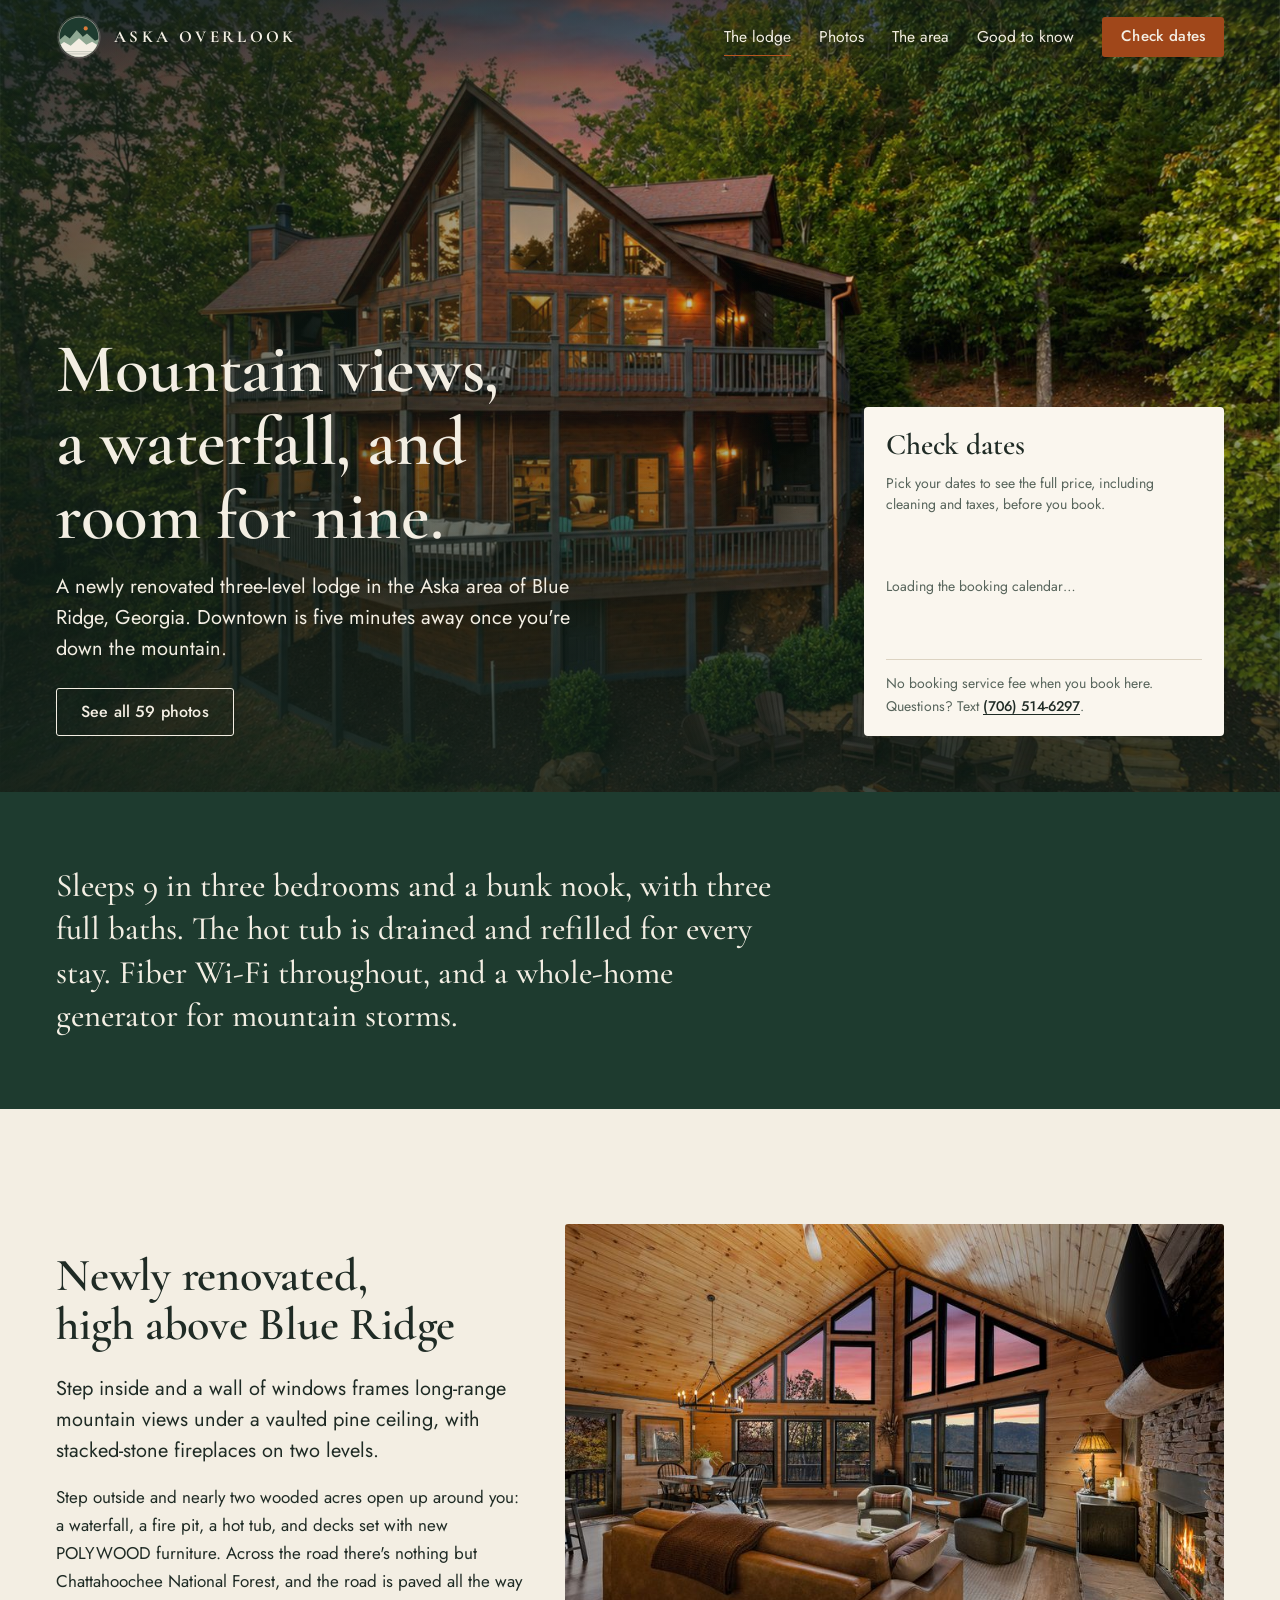
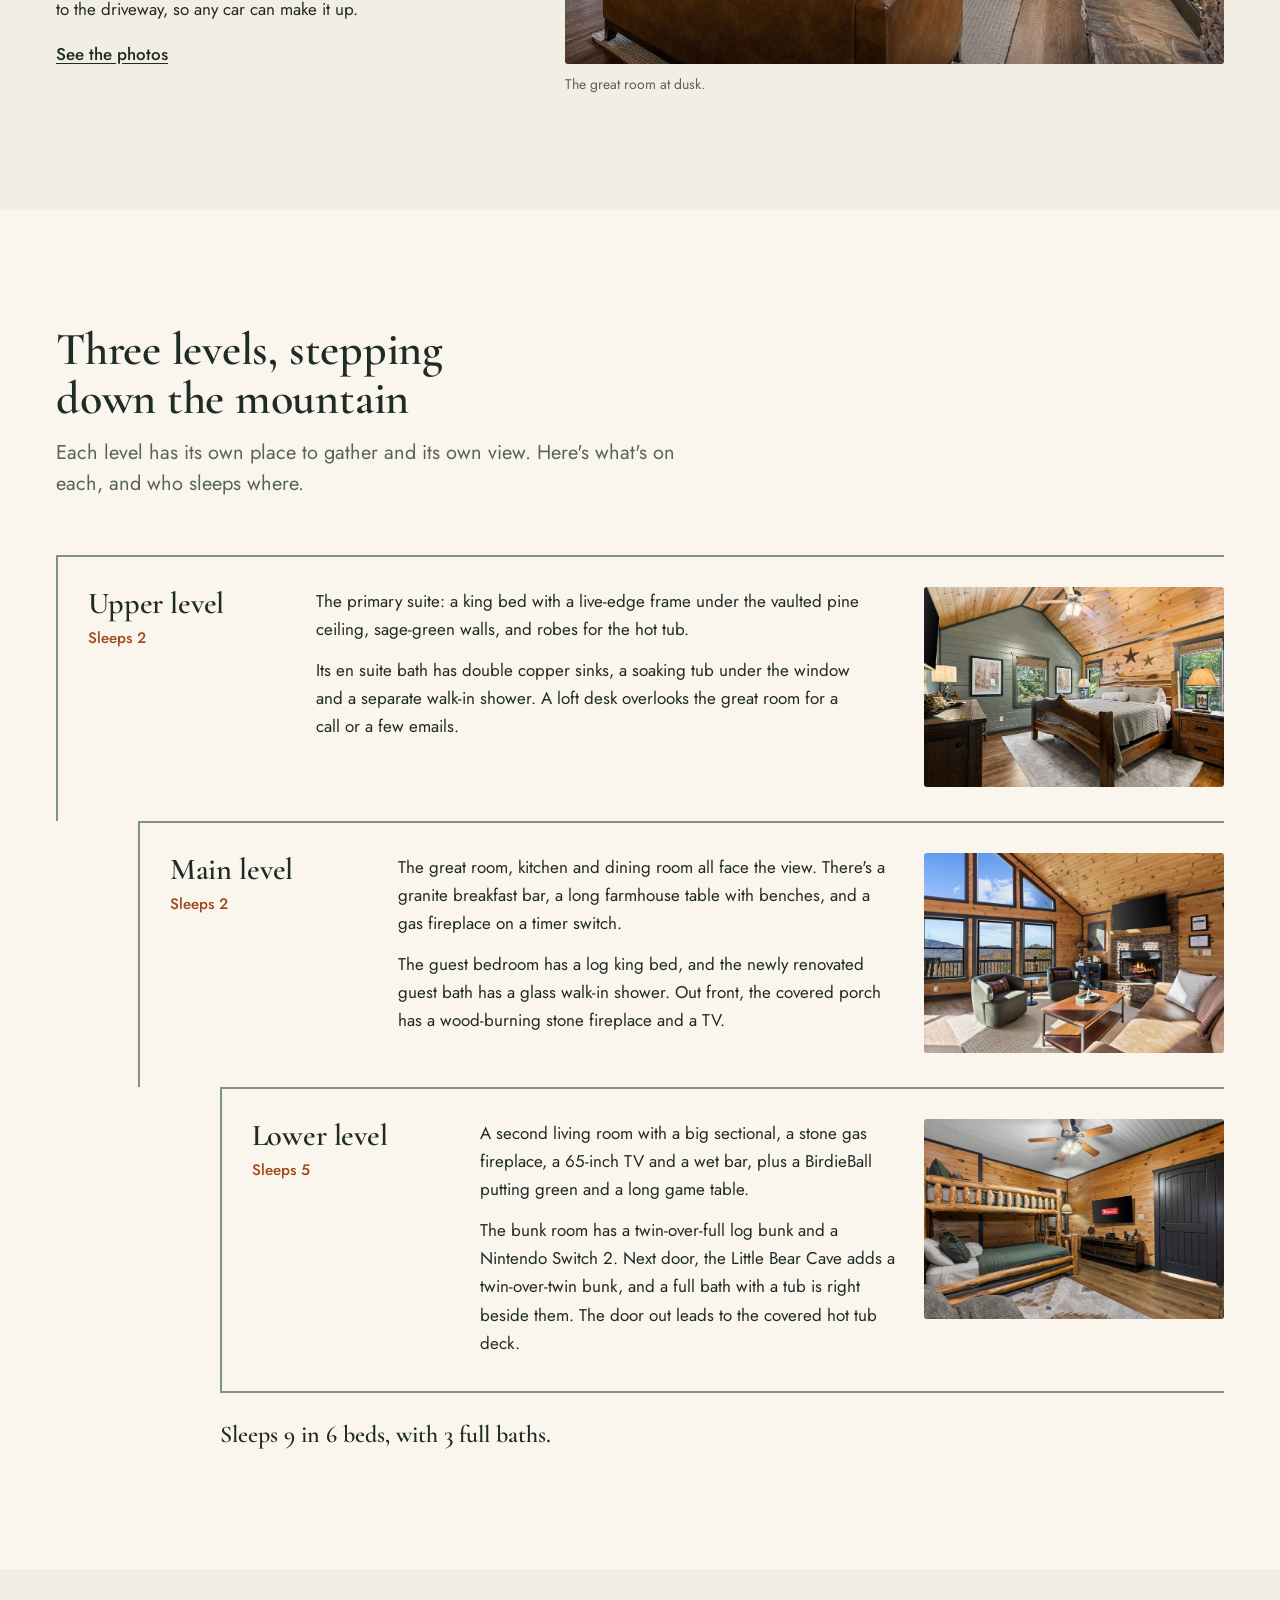
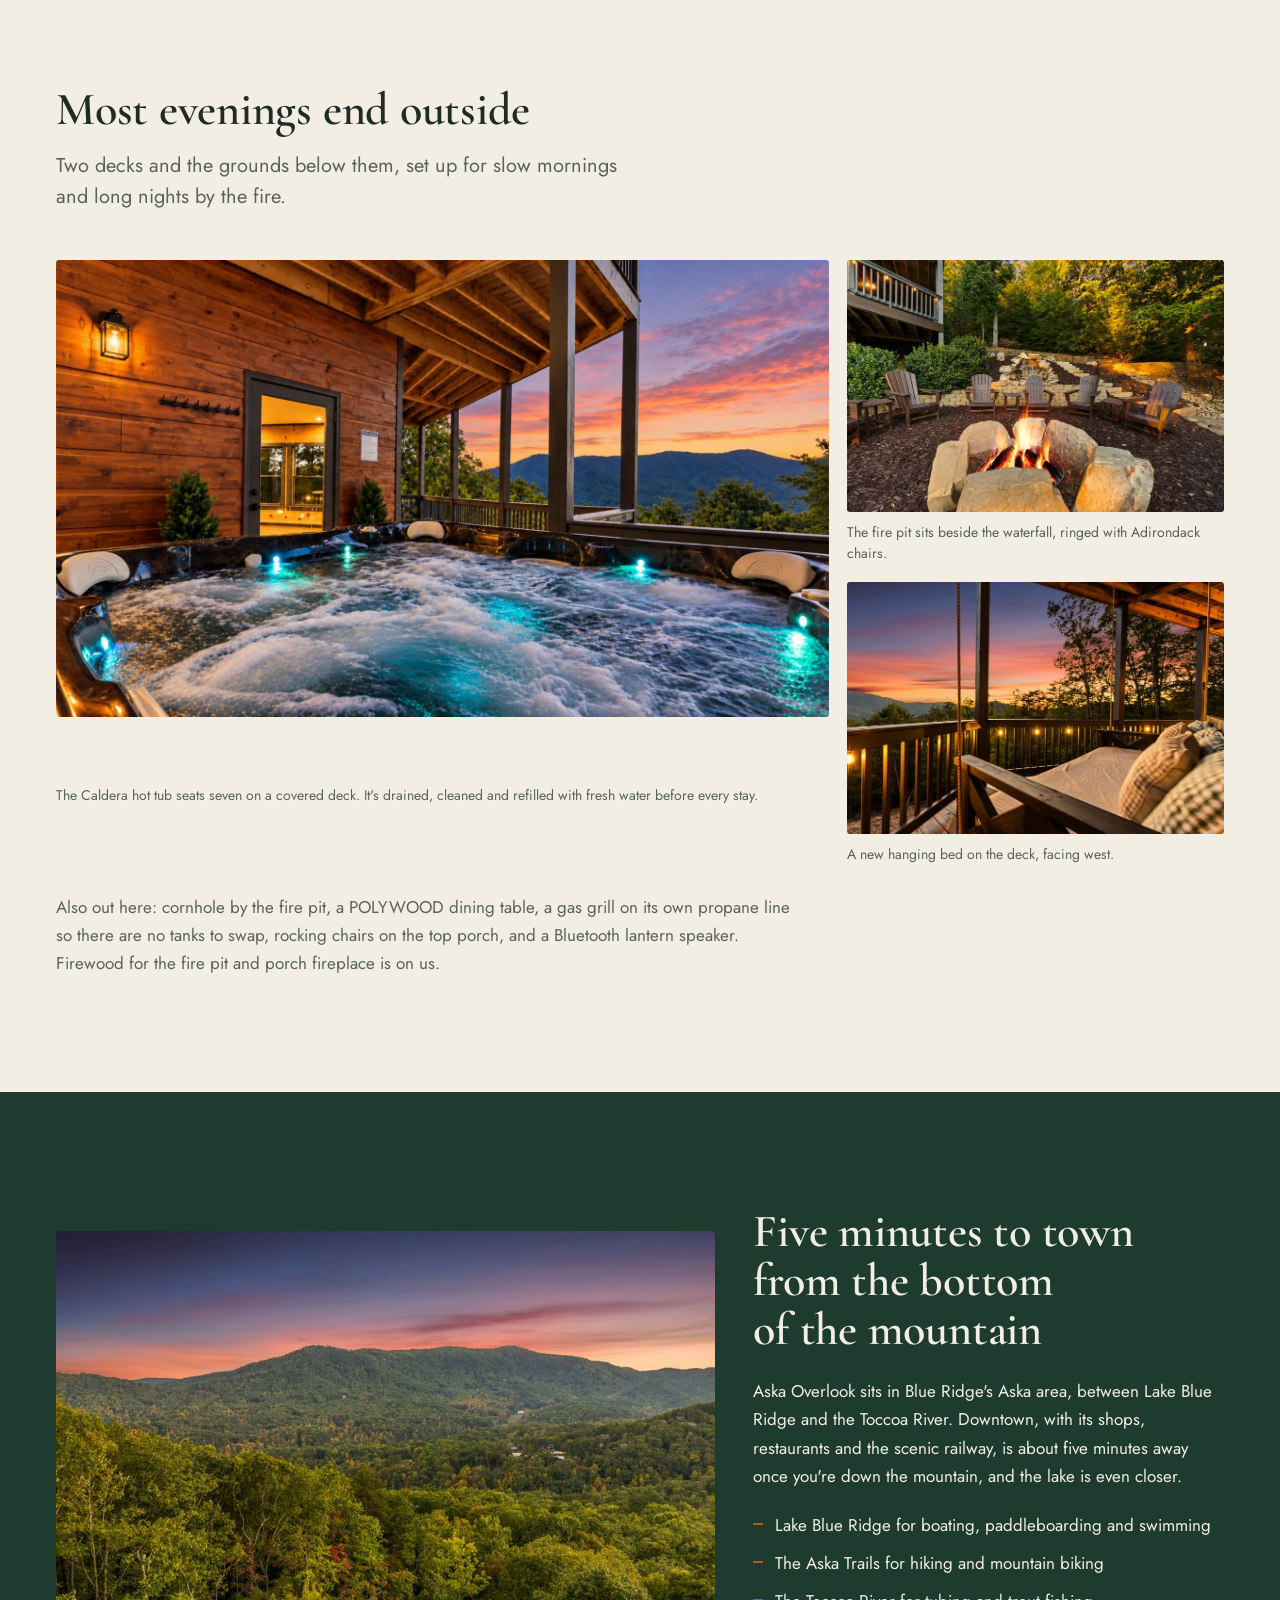
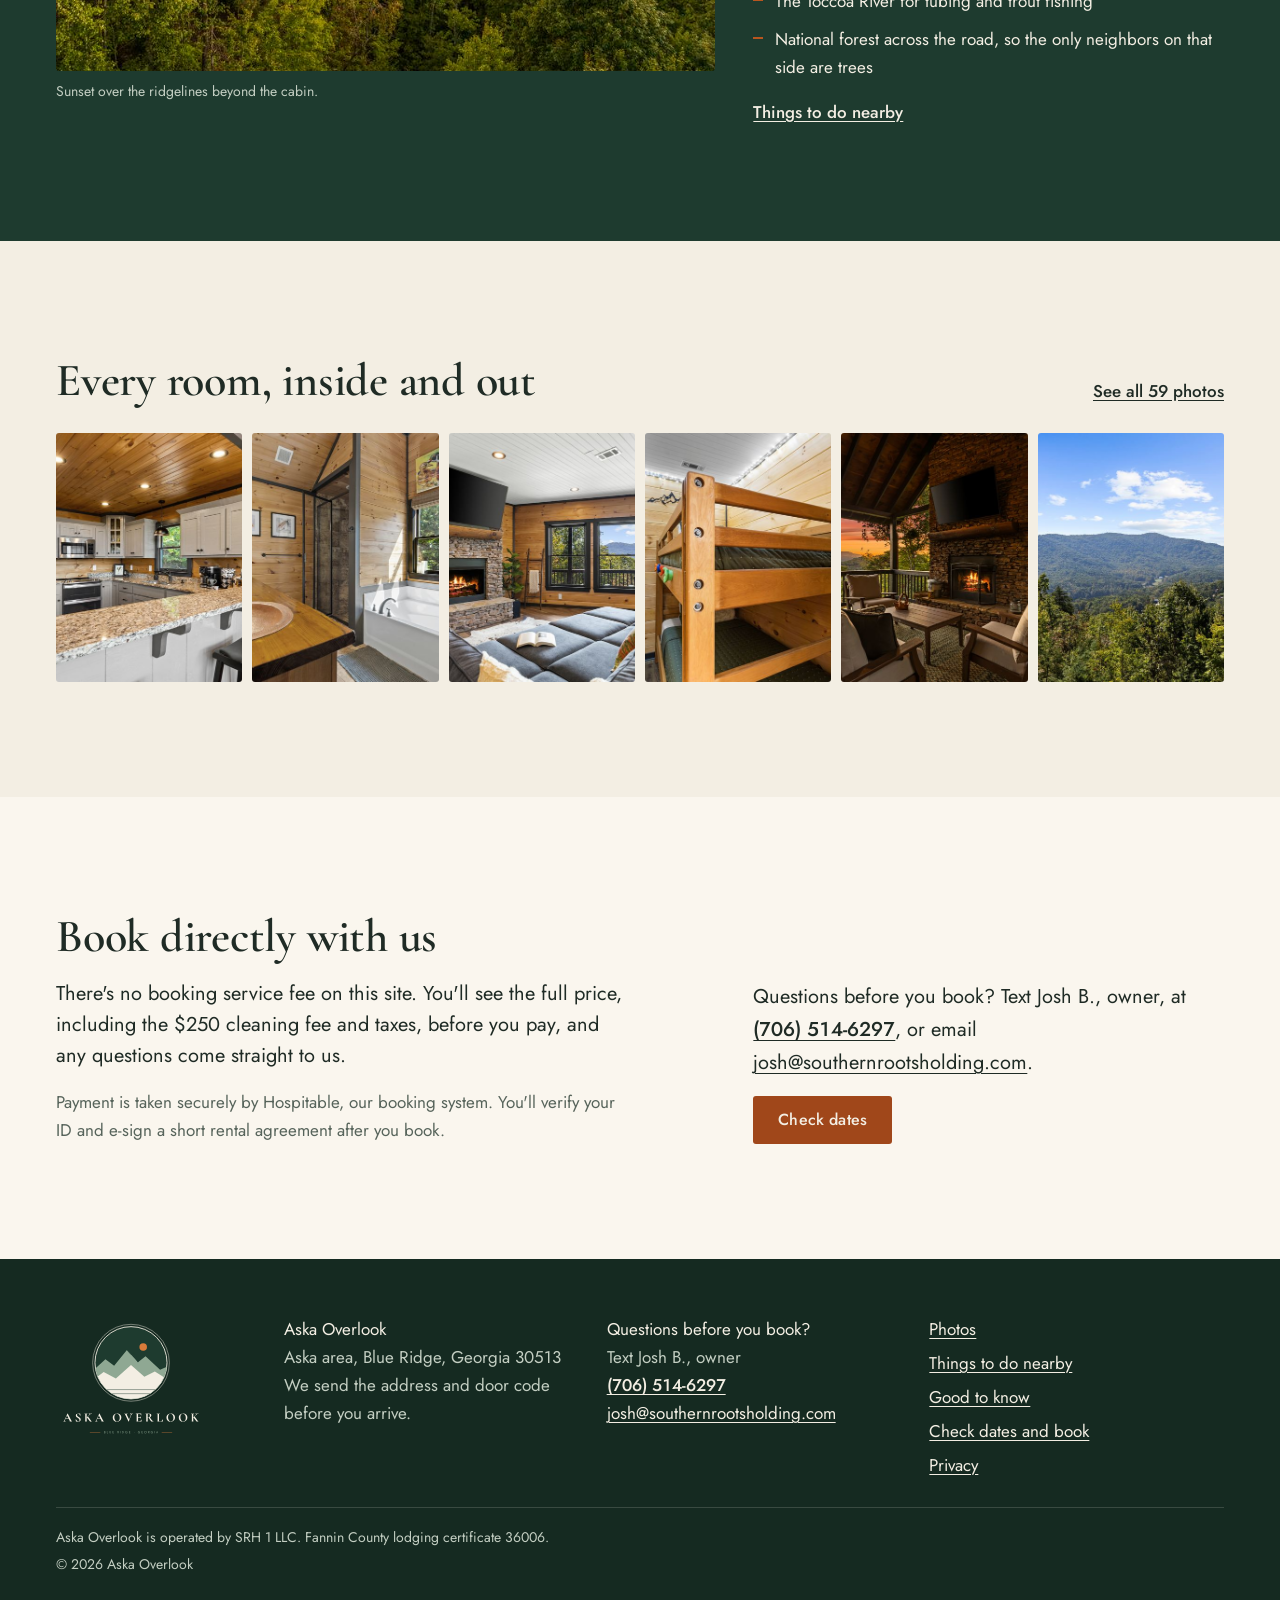
<file: index.html>
<!doctype html>
<html lang="en">
<head>
<meta charset="utf-8">
<meta name="viewport" content="width=device-width, initial-scale=1, viewport-fit=cover">
<title>Aska Overlook | Mountain-view lodge in Blue Ridge, GA</title>
<meta name="description" content="Newly renovated three-level lodge in the Aska area of Blue Ridge, Georgia. Sleeps 9, with a hot tub refilled for every stay, a waterfall and fire pit, and long-range mountain views. Book direct with no booking fee.">
<link rel="canonical" href="https://askaoverlook.com/">
<meta property="og:type" content="website">
<meta property="og:site_name" content="Aska Overlook">
<meta property="og:title" content="Aska Overlook | Mountain-view lodge in Blue Ridge, GA">
<meta property="og:description" content="Newly renovated three-level lodge in the Aska area of Blue Ridge, Georgia. Sleeps 9, with a hot tub refilled for every stay, a waterfall and fire pit, and long-range mountain views. Book direct with no booking fee.">
<meta property="og:url" content="https://askaoverlook.com/">
<meta property="og:image" content="https://askaoverlook.com/og-image.jpg">
<meta name="twitter:card" content="summary_large_image">
<meta name="theme-color" content="#1E3B2F">
<link rel="icon" type="image/png" sizes="32x32" href="favicon-32.png">
<link rel="icon" type="image/png" sizes="192x192" href="favicon-192.png">
<link rel="apple-touch-icon" href="apple-touch-icon.png">
<link rel="preconnect" href="https://fonts.googleapis.com">
<link rel="preconnect" href="https://fonts.gstatic.com" crossorigin>
<link rel="stylesheet" href="https://fonts.googleapis.com/css2?family=Cormorant+Garamond:wght@500;600;700&family=Jost:wght@400;500&display=swap">
<script type="application/ld+json">{"@context": "https://schema.org", "@type": "VacationRental", "name": "Aska Overlook", "url": "https://askaoverlook.com/", "description": "Newly renovated three-level mountain lodge in the Aska area of Blue Ridge, Georgia. Sleeps 9 with 3 bedrooms, a bunk room, 3 full baths, a hot tub, a waterfall and fire pit, and long-range mountain views.", "image": ["https://askaoverlook.com/img/aerial-dusk-1600.jpg", "https://askaoverlook.com/img/great-room-twilight-1600.jpg", "https://askaoverlook.com/img/hot-tub-dusk-1600.jpg"], "address": {"@type": "PostalAddress", "addressLocality": "Blue Ridge", "addressRegion": "GA", "postalCode": "30513", "addressCountry": "US"}, "telephone": "+1-706-514-6297", "email": "josh@southernrootsholding.com", "checkinTime": "16:00", "checkoutTime": "10:00", "petsAllowed": false, "containsPlace": {"@type": "Accommodation", "additionalType": "EntirePlace", "occupancy": {"@type": "QuantitativeValue", "value": 9}, "numberOfBedrooms": 3, "numberOfBathroomsTotal": 3, "amenityFeature": [{"@type": "LocationFeatureSpecification", "name": "Hot tub", "value": true}, {"@type": "LocationFeatureSpecification", "name": "Wifi", "value": true}, {"@type": "LocationFeatureSpecification", "name": "Kitchen", "value": true}, {"@type": "LocationFeatureSpecification", "name": "Fireplace", "value": true}, {"@type": "LocationFeatureSpecification", "name": "Washer and dryer", "value": true}, {"@type": "LocationFeatureSpecification", "name": "Free parking", "value": true}, {"@type": "LocationFeatureSpecification", "name": "Mountain view", "value": true}, {"@type": "LocationFeatureSpecification", "name": "Grill", "value": true}]}}</script>
<link rel="stylesheet" href="assets/site.css">
</head>
<body class="has-bar">
<a class="skip" href="#main">Skip to content</a>
<header class="site-header overlay">
  <div class="wrap header-row">
    <a class="brand" href="./" aria-label="Aska Overlook home">
      <img src="brand/badge-cream.svg" alt="" width="46" height="46">
      <span class="brand-word">Aska Overlook</span>
    </a>
    <nav class="nav" aria-label="Main"><a href="./#lodge" aria-current="page">The lodge</a><a href="photos.html">Photos</a><a href="area.html">The area</a><a href="good-to-know.html">Good to know</a><a class="btn btn-ember btn-small" href="book.html">Check dates</a></nav>
    <details class="menu">
      <summary>Menu</summary>
      <div class="menu-panel"><a href="./#lodge">The lodge</a><a href="photos.html">Photos</a><a href="area.html">The area</a><a href="good-to-know.html">Good to know</a><a class="btn btn-ember" href="book.html">Check dates</a></div>
    </details>
  </div>
</header>
<main id="main">
<section class="hero" aria-labelledby="hero-title">
  <div class="hero-media">
    <img src="img/aerial-dusk-1600.jpg" srcset="img/aerial-dusk-800.jpg 800w, img/aerial-dusk-1600.jpg 1600w, img/aerial-dusk-2048.jpg 2048w" sizes="100vw" alt="Aska Overlook from above at dusk, with its decks, the fire pit and the waterfall" fetchpriority="high" width="2048" height="1534">
  </div>
  <div class="wrap hero-inner">
    <div class="hero-copy">
      <h1 id="hero-title">Mountain views, a waterfall, and room for nine.</h1>
      <p class="lede">A newly renovated three-level lodge in the Aska area of Blue Ridge, Georgia. Downtown is five minutes away once you're down the mountain.</p>
      <div class="hero-actions">
        <a class="btn btn-line" href="photos.html">See all 59 photos</a>
      </div>
    </div>
    <aside class="book-card" id="check-dates" aria-labelledby="card-title">
      <h2 id="card-title">Check dates</h2>
      <p class="note">Pick your dates to see the full price, including cleaning and taxes, before you book.</p>
      <div class="widget-slot" data-widget-slot>
          <p class="widget-status" data-widget-status>Loading the booking calendar…</p>
          <div class="widget-fallback" data-widget-fallback hidden>
            <p>The calendar didn't load on this page. You can check dates and book on our booking page instead.</p>
            <a class="btn btn-ember" href="https://booking.hospitable.com/widget/a313eee5-f923-49a2-b353-b1ce663d4cdb/2525264" target="_blank" rel="noopener">Open the booking calendar</a>
          </div>
          <noscript><a class="btn btn-ember" href="https://booking.hospitable.com/widget/a313eee5-f923-49a2-b353-b1ce663d4cdb/2525264">Open the booking calendar</a></noscript>
          <script src="https://cdn.hsptb.com/direct-booking-widget/widget-loader.prod.js" data-site-uuid="a313eee5-f923-49a2-b353-b1ce663d4cdb" data-property-id="2525264"></script>
        </div>
      <p class="foot">No booking service fee when you book here. Questions? Text <a class="phone" href="tel:+17065146297">(706) 514-6297</a>.</p>
    </aside>
  </div>
</section>

<section class="band-forest facts" aria-label="At a glance">
  <div class="wrap">
    <p>Sleeps 9 in three bedrooms and a bunk nook, with three full baths. The hot tub is drained and refilled for every stay. Fiber Wi-Fi throughout, and a whole-home generator for mountain storms.</p>
  </div>
</section>

<section class="section" id="lodge" aria-labelledby="lodge-title">
  <div class="wrap split">
    <div class="prose">
      <h2 id="lodge-title">Newly renovated, high above Blue Ridge</h2>
      <p class="lede">Step inside and a wall of windows frames long-range mountain views under a vaulted pine ceiling, with stacked-stone fireplaces on two levels.</p>
      <p>Step outside and nearly two wooded acres open up around you: a waterfall, a fire pit, a hot tub, and decks set with new POLYWOOD furniture. Across the road there's nothing but Chattahoochee National Forest, and the road is paved all the way to the driveway, so any car can make it up.</p>
      <p><a class="text-link" href="photos.html">See the photos</a></p>
    </div>
    <figure>
      <img class="photo" src="img/great-room-twilight-1600.jpg" srcset="img/great-room-twilight-800.jpg 800w, img/great-room-twilight-1600.jpg 1600w" sizes="(min-width: 900px) 58vw, 100vw" alt="The great room at dusk, with its wall of windows and the fireplace lit" loading="lazy" decoding="async" width="1600" height="1067">
      <figcaption>The great room at dusk.</figcaption>
    </figure>
  </div>
</section>

<section class="section band-paper" aria-labelledby="levels-title">
  <div class="wrap">
    <div class="levels-head">
      <h2 id="levels-title">Three levels, stepping down the mountain</h2>
      <p class="lede muted">Each level has its own place to gather and its own view. Here's what's on each, and who sleeps where.</p>
    </div>
    <ol class="levels">
      <li class="level">
        <div class="level-name"><h3>Upper level</h3><p class="sleeps">Sleeps 2</p></div>
        <div class="level-body">
          <p>The primary suite: a king bed with a live-edge frame under the vaulted pine ceiling, sage-green walls, and robes for the hot tub.</p>
          <p>Its en suite bath has double copper sinks, a soaking tub under the window and a separate walk-in shower. A loft desk overlooks the great room for a call or a few emails.</p>
        </div>
        <img class="photo" src="img/primary-bed-1-1600.jpg" srcset="img/primary-bed-1-800.jpg 800w, img/primary-bed-1-1600.jpg 1600w" sizes="(min-width: 900px) 300px, 100vw" alt="The primary bedroom&#x27;s king bed under the vaulted ceiling" loading="lazy" decoding="async" width="1600" height="1067">
      </li>
      <li class="level">
        <div class="level-name"><h3>Main level</h3><p class="sleeps">Sleeps 2</p></div>
        <div class="level-body">
          <p>The great room, kitchen and dining room all face the view. There's a granite breakfast bar, a long farmhouse table with benches, and a gas fireplace on a timer switch.</p>
          <p>The guest bedroom has a log king bed, and the newly renovated guest bath has a glass walk-in shower. Out front, the covered porch has a wood-burning stone fireplace and a TV.</p>
        </div>
        <img class="photo" src="img/great-room-fall-3-1600.jpg" srcset="img/great-room-fall-3-800.jpg 800w, img/great-room-fall-3-1600.jpg 1600w" sizes="(min-width: 900px) 300px, 100vw" alt="The great room&#x27;s leather sofa and chairs by the stone fireplace" loading="lazy" decoding="async" width="1600" height="1067">
      </li>
      <li class="level">
        <div class="level-name"><h3>Lower level</h3><p class="sleeps">Sleeps 5</p></div>
        <div class="level-body">
          <p>A second living room with a big sectional, a stone gas fireplace, a 65-inch TV and a wet bar, plus a BirdieBall putting green and a long game table.</p>
          <p>The bunk room has a twin-over-full log bunk and a Nintendo Switch 2. Next door, the Little Bear Cave adds a twin-over-twin bunk, and a full bath with a tub is right beside them. The door out leads to the covered hot tub deck.</p>
        </div>
        <img class="photo" src="img/bunk-room-3-1600.jpg" srcset="img/bunk-room-3-800.jpg 800w, img/bunk-room-3-1600.jpg 1600w" sizes="(min-width: 900px) 300px, 100vw" alt="The bunk room, with its twin-over-full log bunk and floor cushions" loading="lazy" decoding="async" width="1600" height="1067">
      </li>
    </ol>
    <p class="levels-total">Sleeps 9 in 6 beds, with 3 full baths.</p>
  </div>
</section>

<section class="section" aria-labelledby="outside-title">
  <div class="wrap">
    <div class="prose">
      <h2 id="outside-title">Most evenings end outside</h2>
      <p class="lede muted">Two decks and the grounds below them, set up for slow mornings and long nights by the fire.</p>
    </div>
    <div class="mosaic">
      <figure class="big">
        <img class="" src="img/hot-tub-dusk-1600.jpg" srcset="img/hot-tub-dusk-800.jpg 800w, img/hot-tub-dusk-1600.jpg 1600w" sizes="(min-width: 900px) 66vw, 100vw" alt="The covered hot tub at dusk, with the mountains behind it" loading="lazy" decoding="async" width="1600" height="1067">
        <figcaption>The Caldera hot tub seats seven on a covered deck. It's drained, cleaned and refilled with fresh water before every stay.</figcaption>
      </figure>
      <figure>
        <img class="" src="img/fire-pit-dusk-1600.jpg" srcset="img/fire-pit-dusk-800.jpg 800w, img/fire-pit-dusk-1600.jpg 1600w" sizes="(min-width: 900px) 33vw, 100vw" alt="The fire pit lit, ringed by Adirondack chairs" loading="lazy" decoding="async" width="1600" height="1067">
        <figcaption>The fire pit sits beside the waterfall, ringed with Adirondack chairs.</figcaption>
      </figure>
      <figure>
        <img class="" src="img/hanging-bed-dusk-1600.jpg" srcset="img/hanging-bed-dusk-800.jpg 800w, img/hanging-bed-dusk-1600.jpg 1600w" sizes="(min-width: 900px) 33vw, 100vw" alt="The hanging bed facing the sunset" loading="lazy" decoding="async" width="1600" height="1067">
        <figcaption>A new hanging bed on the deck, facing west.</figcaption>
      </figure>
    </div>
    <p class="also muted">Also out here: cornhole by the fire pit, a POLYWOOD dining table, a gas grill on its own propane line so there are no tanks to swap, rocking chairs on the top porch, and a Bluetooth lantern speaker. Firewood for the fire pit and porch fireplace is on us.</p>
  </div>
</section>

<section class="section band-forest" aria-labelledby="area-title">
  <div class="wrap split flip">
    <div class="prose">
      <h2 id="area-title">Five minutes to town from the bottom of the mountain</h2>
      <p>Aska Overlook sits in Blue Ridge's Aska area, between Lake Blue Ridge and the Toccoa River. Downtown, with its shops, restaurants and the scenic railway, is about five minutes away once you're down the mountain, and the lake is even closer.</p>
      <ul class="ticks">
        <li>Lake Blue Ridge for boating, paddleboarding and swimming</li>
        <li>The Aska Trails for hiking and mountain biking</li>
        <li>The Toccoa River for tubing and trout fishing</li>
        <li>National forest across the road, so the only neighbors on that side are trees</li>
      </ul>
      <p><a class="text-link" href="area.html">Things to do nearby</a></p>
    </div>
    <figure>
      <img class="photo" src="img/view-aerial-dusk-1600.jpg" srcset="img/view-aerial-dusk-800.jpg 800w, img/view-aerial-dusk-1600.jpg 1600w" sizes="(min-width: 900px) 58vw, 100vw" alt="Sunset over the ridgelines beyond the cabin" loading="lazy" decoding="async" width="1600" height="1067">
      <figcaption>Sunset over the ridgelines beyond the cabin.</figcaption>
    </figure>
  </div>
</section>

<section class="section" aria-labelledby="photos-title">
  <div class="wrap">
    <div class="row-head">
      <h2 id="photos-title">Every room, inside and out</h2>
      <a class="text-link" href="photos.html">See all 59 photos</a>
    </div>
    <div class="strip"><img class="" src="img/kitchen-1-1600.jpg" srcset="img/kitchen-1-800.jpg 800w, img/kitchen-1-1600.jpg 1600w" sizes="(min-width: 800px) 17vw, 50vw" alt="The kitchen and the granite breakfast bar" loading="lazy" decoding="async" width="800" height="600"><img class="" src="img/primary-bath-1-1600.jpg" srcset="img/primary-bath-1-800.jpg 800w, img/primary-bath-1-1600.jpg 1600w" sizes="(min-width: 800px) 17vw, 50vw" alt="The primary bath&#x27;s copper sink and soaking tub" loading="lazy" decoding="async" width="800" height="600"><img class="" src="img/lower-living-6-1600.jpg" srcset="img/lower-living-6-800.jpg 800w, img/lower-living-6-1600.jpg 1600w" sizes="(min-width: 800px) 17vw, 50vw" alt="The lower living room&#x27;s sectional and stone gas fireplace" loading="lazy" decoding="async" width="800" height="600"><img class="" src="img/little-bear-cave-1600.jpg" srcset="img/little-bear-cave-800.jpg 800w, img/little-bear-cave-1600.jpg 1600w" sizes="(min-width: 800px) 17vw, 50vw" alt="The Little Bear Cave&#x27;s twin-over-twin bunk" loading="lazy" decoding="async" width="800" height="600"><img class="" src="img/porch-fireplace-dusk-1600.jpg" srcset="img/porch-fireplace-dusk-800.jpg 800w, img/porch-fireplace-dusk-1600.jpg 1600w" sizes="(min-width: 800px) 17vw, 50vw" alt="The covered front porch with its stone fireplace lit at dusk" loading="lazy" decoding="async" width="800" height="600"><img class="" src="img/view-day-1600.jpg" srcset="img/view-day-800.jpg 800w, img/view-day-1600.jpg 1600w" sizes="(min-width: 800px) 17vw, 50vw" alt="The mountain view from the deck" loading="lazy" decoding="async" width="800" height="600"></div>
  </div>
</section>

<section class="section band-paper" aria-labelledby="direct-title">
  <div class="wrap direct">
    <div class="prose">
      <h2 id="direct-title">Book directly with us</h2>
      <p class="lede">There's no booking service fee on this site. You'll see the full price, including the $250 cleaning fee and taxes, before you pay, and any questions come straight to us.</p>
      <p class="muted">Payment is taken securely by Hospitable, our booking system. You'll verify your ID and e-sign a short rental agreement after you book.</p>
    </div>
    <div class="prose">
      <p class="contact">Questions before you book? Text Josh B., owner, at <a class="phone" href="tel:+17065146297">(706) 514-6297</a>, or email <a href="mailto:josh@southernrootsholding.com">josh@southernrootsholding.com</a>.</p>
      <p><a class="btn btn-ember" href="book.html">Check dates</a></p>
    </div>
  </div>
</section>
</main>
<footer class="site-footer">
  <div class="wrap">
    <div class="foot-grid">
      <img class="foot-logo" src="brand/logo-cream.svg" alt="Aska Overlook, Blue Ridge, Georgia" width="150" height="127">
      <div>
        <p>Aska Overlook</p>
        <p class="muted">Aska area, Blue Ridge, Georgia 30513</p>
        <p class="muted">We send the address and door code before you arrive.</p>
      </div>
      <div>
        <p>Questions before you book?</p>
        <p class="muted">Text Josh B., owner</p>
        <p><a class="phone" href="tel:+17065146297">(706) 514-6297</a></p>
        <p><a href="mailto:josh@southernrootsholding.com">josh@southernrootsholding.com</a></p>
      </div>
      <nav class="foot-links" aria-label="Footer">
        <a href="photos.html">Photos</a>
        <a href="area.html">Things to do nearby</a>
        <a href="good-to-know.html">Good to know</a>
        <a href="book.html">Check dates and book</a>
        <a href="privacy.html">Privacy</a>
      </nav>
    </div>
    <div class="foot-small">
      <p>Aska Overlook is operated by SRH 1 LLC. Fannin County lodging certificate 36006.</p>
      <p>© 2026 Aska Overlook</p>
    </div>
  </div>
</footer>
<div class="mobile-bar">
  <span>No booking fee here</span>
  <a class="btn btn-ember btn-small" href="book.html">Check dates</a>
</div>
<script src="assets/site.js" defer></script>
</body>
</html>
</file>
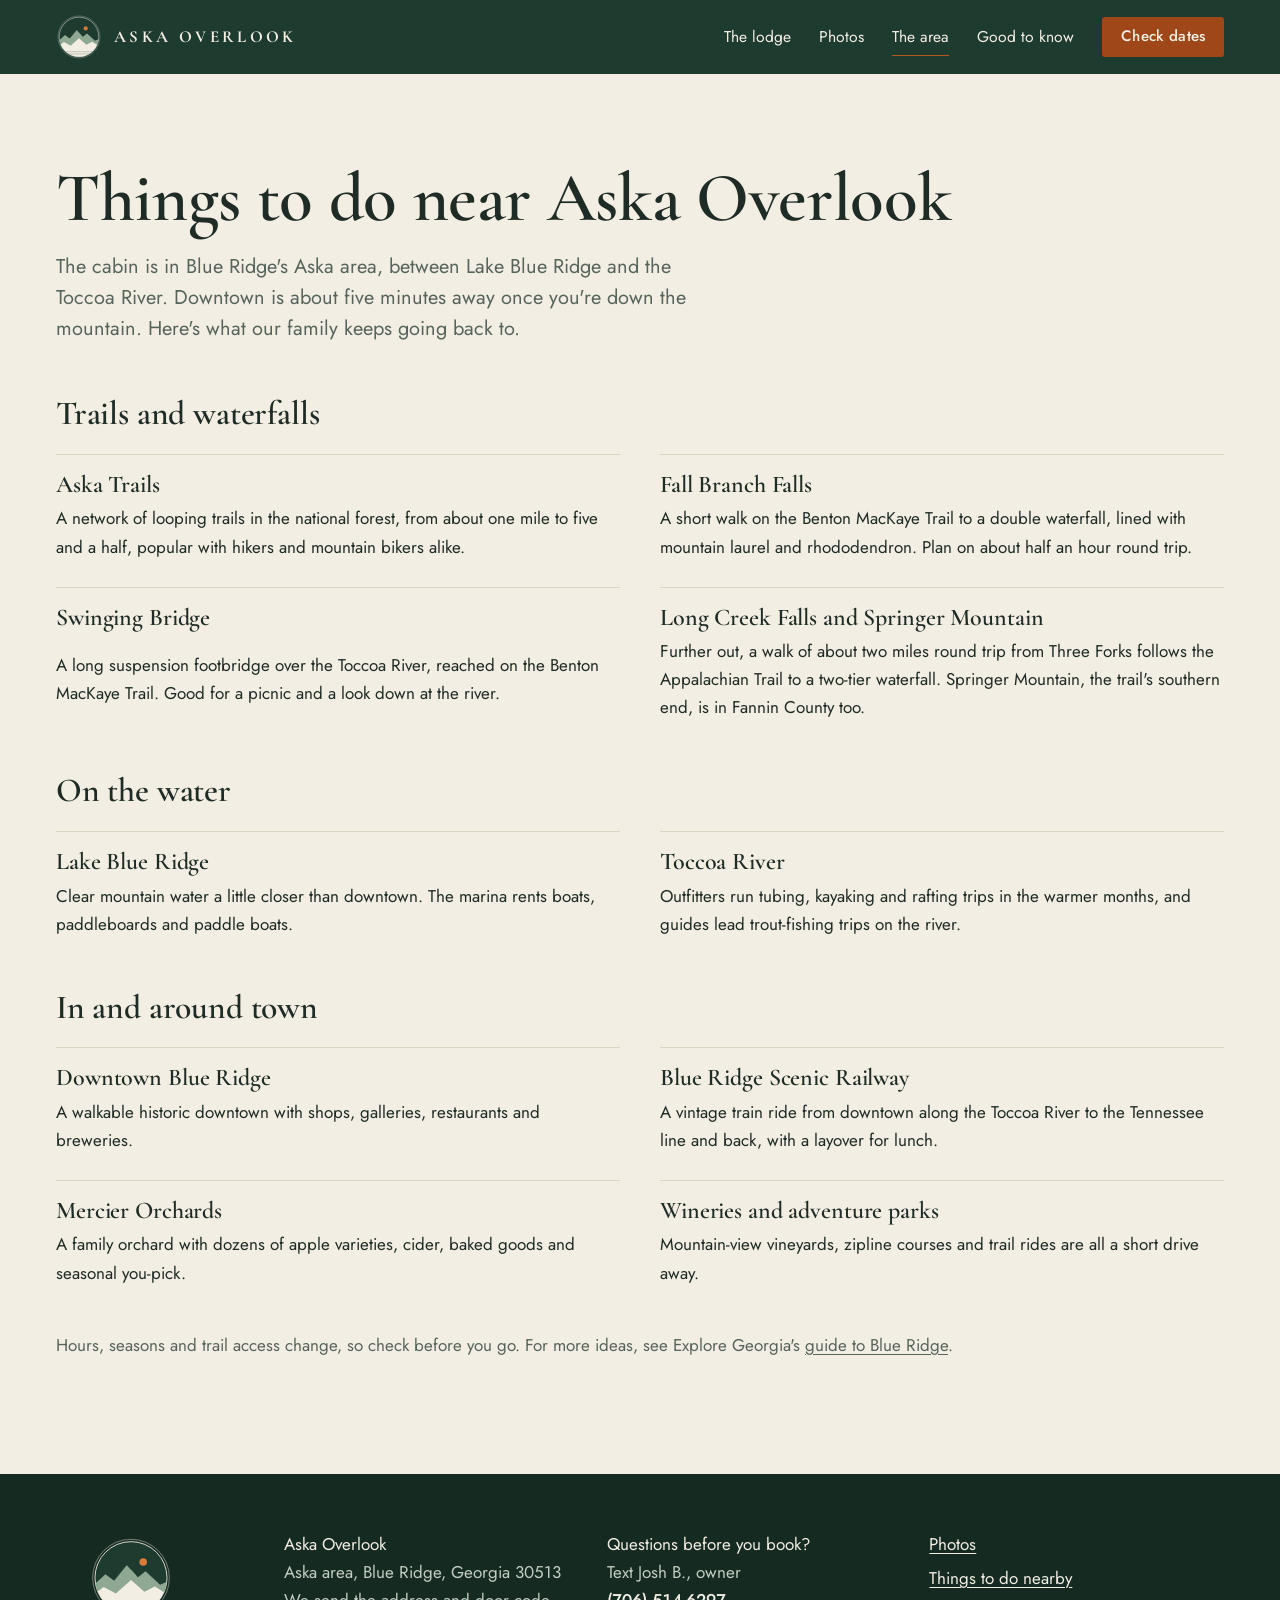
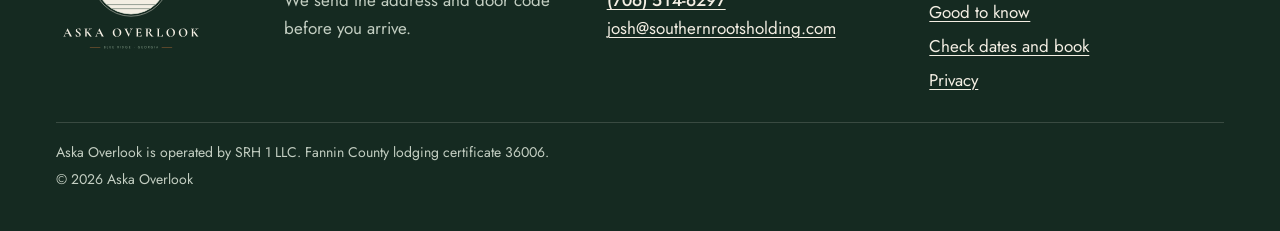
<file: area.html>
<!doctype html>
<html lang="en">
<head>
<meta charset="utf-8">
<meta name="viewport" content="width=device-width, initial-scale=1, viewport-fit=cover">
<title>Things to do near Aska Overlook | Blue Ridge, GA</title>
<meta name="description" content="Trails, waterfalls, Lake Blue Ridge, the Toccoa River and downtown Blue Ridge, all close to Aska Overlook.">
<link rel="canonical" href="https://askaoverlook.com/area.html">
<meta property="og:type" content="website">
<meta property="og:site_name" content="Aska Overlook">
<meta property="og:title" content="Things to do near Aska Overlook | Blue Ridge, GA">
<meta property="og:description" content="Trails, waterfalls, Lake Blue Ridge, the Toccoa River and downtown Blue Ridge, all close to Aska Overlook.">
<meta property="og:url" content="https://askaoverlook.com/area.html">
<meta property="og:image" content="https://askaoverlook.com/og-image.jpg">
<meta name="twitter:card" content="summary_large_image">
<meta name="theme-color" content="#1E3B2F">
<link rel="icon" type="image/png" sizes="32x32" href="favicon-32.png">
<link rel="icon" type="image/png" sizes="192x192" href="favicon-192.png">
<link rel="apple-touch-icon" href="apple-touch-icon.png">
<link rel="preconnect" href="https://fonts.googleapis.com">
<link rel="preconnect" href="https://fonts.gstatic.com" crossorigin>
<link rel="stylesheet" href="https://fonts.googleapis.com/css2?family=Cormorant+Garamond:wght@500;600;700&family=Jost:wght@400;500&display=swap">
<link rel="stylesheet" href="assets/site.css">
</head>
<body class="has-bar">
<a class="skip" href="#main">Skip to content</a>
<header class="site-header">
  <div class="wrap header-row">
    <a class="brand" href="./" aria-label="Aska Overlook home">
      <img src="brand/badge-cream.svg" alt="" width="46" height="46">
      <span class="brand-word">Aska Overlook</span>
    </a>
    <nav class="nav" aria-label="Main"><a href="./#lodge">The lodge</a><a href="photos.html">Photos</a><a href="area.html" aria-current="page">The area</a><a href="good-to-know.html">Good to know</a><a class="btn btn-ember btn-small" href="book.html">Check dates</a></nav>
    <details class="menu">
      <summary>Menu</summary>
      <div class="menu-panel"><a href="./#lodge">The lodge</a><a href="photos.html">Photos</a><a href="area.html">The area</a><a href="good-to-know.html">Good to know</a><a class="btn btn-ember" href="book.html">Check dates</a></div>
    </details>
  </div>
</header>
<main id="main">
<div class="wrap">
  <div class="page-head">
    <h1>Things to do near Aska Overlook</h1>
    <p class="lede">The cabin is in Blue Ridge's Aska area, between Lake Blue Ridge and the Toccoa River. Downtown is about five minutes away once you're down the mountain. Here's what our family keeps going back to.</p>
  </div>

  <section class="area-group" aria-labelledby="trails">
    <h2 id="trails">Trails and waterfalls</h2>
    <div class="places">
      <div class="place"><h3>Aska Trails</h3><p>A network of looping trails in the national forest, from about one mile to five and a half, popular with hikers and mountain bikers alike.</p></div>
      <div class="place"><h3>Fall Branch Falls</h3><p>A short walk on the Benton MacKaye Trail to a double waterfall, lined with mountain laurel and rhododendron. Plan on about half an hour round trip.</p></div>
      <div class="place"><h3>Swinging Bridge</h3><p>A long suspension footbridge over the Toccoa River, reached on the Benton MacKaye Trail. Good for a picnic and a look down at the river.</p></div>
      <div class="place"><h3>Long Creek Falls and Springer Mountain</h3><p>Further out, a walk of about two miles round trip from Three Forks follows the Appalachian Trail to a two-tier waterfall. Springer Mountain, the trail's southern end, is in Fannin County too.</p></div>
    </div>
  </section>

  <section class="area-group" aria-labelledby="water">
    <h2 id="water">On the water</h2>
    <div class="places">
      <div class="place"><h3>Lake Blue Ridge</h3><p>Clear mountain water a little closer than downtown. The marina rents boats, paddleboards and paddle boats.</p></div>
      <div class="place"><h3>Toccoa River</h3><p>Outfitters run tubing, kayaking and rafting trips in the warmer months, and guides lead trout-fishing trips on the river.</p></div>
    </div>
  </section>

  <section class="area-group" aria-labelledby="town">
    <h2 id="town">In and around town</h2>
    <div class="places">
      <div class="place"><h3>Downtown Blue Ridge</h3><p>A walkable historic downtown with shops, galleries, restaurants and breweries.</p></div>
      <div class="place"><h3>Blue Ridge Scenic Railway</h3><p>A vintage train ride from downtown along the Toccoa River to the Tennessee line and back, with a layover for lunch.</p></div>
      <div class="place"><h3>Mercier Orchards</h3><p>A family orchard with dozens of apple varieties, cider, baked goods and seasonal you-pick.</p></div>
      <div class="place"><h3>Wineries and adventure parks</h3><p>Mountain-view vineyards, zipline courses and trail rides are all a short drive away.</p></div>
    </div>
  </section>

  <p class="muted" style="padding-bottom: var(--section)">Hours, seasons and trail access change, so check before you go. For more ideas, see Explore Georgia's <a href="https://www.exploregeorgia.org/article/guide-to-blue-ridge-georgia" target="_blank" rel="noopener">guide to Blue Ridge</a>.</p>
</div>
</main>
<footer class="site-footer">
  <div class="wrap">
    <div class="foot-grid">
      <img class="foot-logo" src="brand/logo-cream.svg" alt="Aska Overlook, Blue Ridge, Georgia" width="150" height="127">
      <div>
        <p>Aska Overlook</p>
        <p class="muted">Aska area, Blue Ridge, Georgia 30513</p>
        <p class="muted">We send the address and door code before you arrive.</p>
      </div>
      <div>
        <p>Questions before you book?</p>
        <p class="muted">Text Josh B., owner</p>
        <p><a class="phone" href="tel:+17065146297">(706) 514-6297</a></p>
        <p><a href="mailto:josh@southernrootsholding.com">josh@southernrootsholding.com</a></p>
      </div>
      <nav class="foot-links" aria-label="Footer">
        <a href="photos.html">Photos</a>
        <a href="area.html">Things to do nearby</a>
        <a href="good-to-know.html">Good to know</a>
        <a href="book.html">Check dates and book</a>
        <a href="privacy.html">Privacy</a>
      </nav>
    </div>
    <div class="foot-small">
      <p>Aska Overlook is operated by SRH 1 LLC. Fannin County lodging certificate 36006.</p>
      <p>© 2026 Aska Overlook</p>
    </div>
  </div>
</footer>
<div class="mobile-bar">
  <span>No booking fee here</span>
  <a class="btn btn-ember btn-small" href="book.html">Check dates</a>
</div>
<script src="assets/site.js" defer></script>
</body>
</html>
</file>
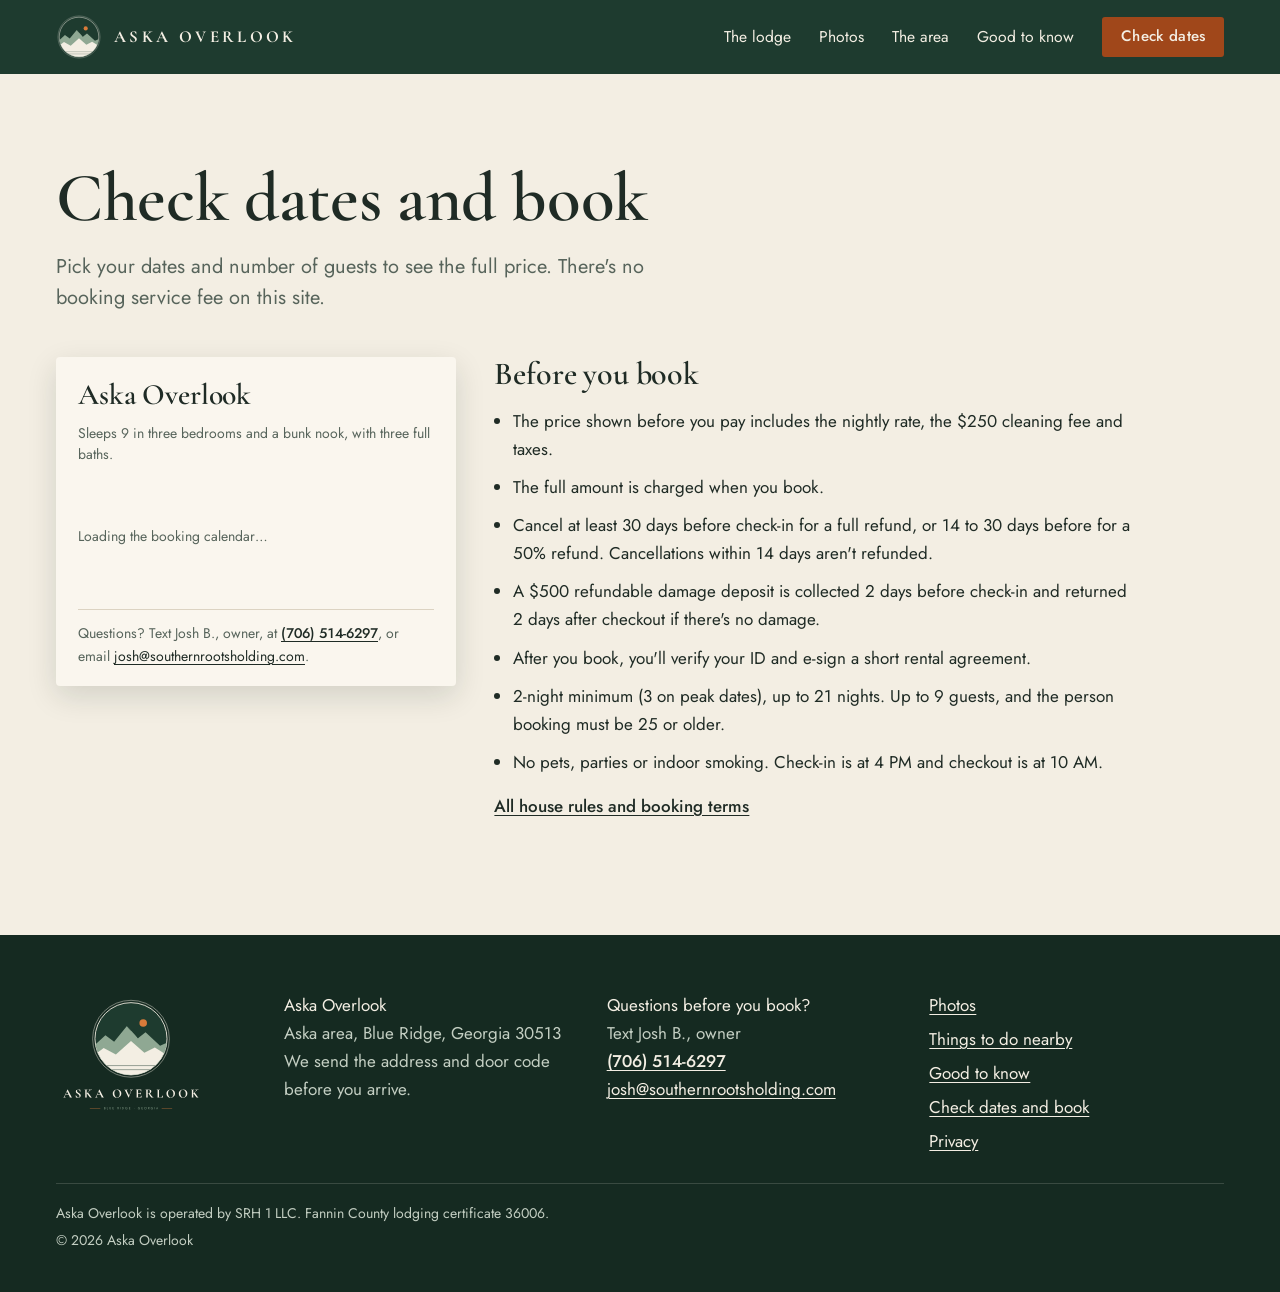
<file: book.html>
<!doctype html>
<html lang="en">
<head>
<meta charset="utf-8">
<meta name="viewport" content="width=device-width, initial-scale=1, viewport-fit=cover">
<title>Check dates and book | Aska Overlook</title>
<meta name="description" content="Check availability and book Aska Overlook in Blue Ridge, GA directly, with no booking service fee.">
<link rel="canonical" href="https://askaoverlook.com/book.html">
<meta property="og:type" content="website">
<meta property="og:site_name" content="Aska Overlook">
<meta property="og:title" content="Check dates and book | Aska Overlook">
<meta property="og:description" content="Check availability and book Aska Overlook in Blue Ridge, GA directly, with no booking service fee.">
<meta property="og:url" content="https://askaoverlook.com/book.html">
<meta property="og:image" content="https://askaoverlook.com/og-image.jpg">
<meta name="twitter:card" content="summary_large_image">
<meta name="theme-color" content="#1E3B2F">
<link rel="icon" type="image/png" sizes="32x32" href="favicon-32.png">
<link rel="icon" type="image/png" sizes="192x192" href="favicon-192.png">
<link rel="apple-touch-icon" href="apple-touch-icon.png">
<link rel="preconnect" href="https://fonts.googleapis.com">
<link rel="preconnect" href="https://fonts.gstatic.com" crossorigin>
<link rel="stylesheet" href="https://fonts.googleapis.com/css2?family=Cormorant+Garamond:wght@500;600;700&family=Jost:wght@400;500&display=swap">
<link rel="stylesheet" href="assets/site.css">
</head>
<body>
<a class="skip" href="#main">Skip to content</a>
<header class="site-header">
  <div class="wrap header-row">
    <a class="brand" href="./" aria-label="Aska Overlook home">
      <img src="brand/badge-cream.svg" alt="" width="46" height="46">
      <span class="brand-word">Aska Overlook</span>
    </a>
    <nav class="nav" aria-label="Main"><a href="./#lodge">The lodge</a><a href="photos.html">Photos</a><a href="area.html">The area</a><a href="good-to-know.html">Good to know</a><a class="btn btn-ember btn-small" href="book.html">Check dates</a></nav>
    <details class="menu">
      <summary>Menu</summary>
      <div class="menu-panel"><a href="./#lodge">The lodge</a><a href="photos.html">Photos</a><a href="area.html">The area</a><a href="good-to-know.html">Good to know</a><a class="btn btn-ember" href="book.html">Check dates</a></div>
    </details>
  </div>
</header>
<main id="main">
<div class="wrap">
  <div class="page-head">
    <h1>Check dates and book</h1>
    <p class="lede">Pick your dates and number of guests to see the full price. There's no booking service fee on this site.</p>
  </div>
  <div class="book-layout">
    <section class="book-card" aria-labelledby="book-title">
      <h2 id="book-title">Aska Overlook</h2>
      <p class="note">Sleeps 9 in three bedrooms and a bunk nook, with three full baths.</p>
      <div class="widget-slot" data-widget-slot>
          <p class="widget-status" data-widget-status>Loading the booking calendar…</p>
          <div class="widget-fallback" data-widget-fallback hidden>
            <p>The calendar didn't load on this page. You can check dates and book on our booking page instead.</p>
            <a class="btn btn-ember" href="https://booking.hospitable.com/widget/a313eee5-f923-49a2-b353-b1ce663d4cdb/2525264" target="_blank" rel="noopener">Open the booking calendar</a>
          </div>
          <noscript><a class="btn btn-ember" href="https://booking.hospitable.com/widget/a313eee5-f923-49a2-b353-b1ce663d4cdb/2525264">Open the booking calendar</a></noscript>
          <script src="https://cdn.hsptb.com/direct-booking-widget/widget-loader.prod.js" data-site-uuid="a313eee5-f923-49a2-b353-b1ce663d4cdb" data-property-id="2525264"></script>
        </div>
      <p class="foot">Questions? Text Josh B., owner, at <a class="phone" href="tel:+17065146297">(706) 514-6297</a>, or email <a href="mailto:josh@southernrootsholding.com">josh@southernrootsholding.com</a>.</p>
    </section>
    <section class="terms" aria-labelledby="terms-title">
      <h2 id="terms-title">Before you book</h2>
      <ul>
        <li>The price shown before you pay includes the nightly rate, the $250 cleaning fee and taxes.</li>
        <li>The full amount is charged when you book.</li>
        <li>Cancel at least 30 days before check-in for a full refund, or 14 to 30 days before for a 50% refund. Cancellations within 14 days aren't refunded.</li>
        <li>A $500 refundable damage deposit is collected 2 days before check-in and returned 2 days after checkout if there's no damage.</li>
        <li>After you book, you'll verify your ID and e-sign a short rental agreement.</li>
        <li>2-night minimum (3 on peak dates), up to 21 nights. Up to 9 guests, and the person booking must be 25 or older.</li>
        <li>No pets, parties or indoor smoking. Check-in is at 4 PM and checkout is at 10 AM.</li>
      </ul>
      <p><a class="text-link" href="good-to-know.html">All house rules and booking terms</a></p>
    </section>
  </div>
</div>
</main>
<footer class="site-footer">
  <div class="wrap">
    <div class="foot-grid">
      <img class="foot-logo" src="brand/logo-cream.svg" alt="Aska Overlook, Blue Ridge, Georgia" width="150" height="127">
      <div>
        <p>Aska Overlook</p>
        <p class="muted">Aska area, Blue Ridge, Georgia 30513</p>
        <p class="muted">We send the address and door code before you arrive.</p>
      </div>
      <div>
        <p>Questions before you book?</p>
        <p class="muted">Text Josh B., owner</p>
        <p><a class="phone" href="tel:+17065146297">(706) 514-6297</a></p>
        <p><a href="mailto:josh@southernrootsholding.com">josh@southernrootsholding.com</a></p>
      </div>
      <nav class="foot-links" aria-label="Footer">
        <a href="photos.html">Photos</a>
        <a href="area.html">Things to do nearby</a>
        <a href="good-to-know.html">Good to know</a>
        <a href="book.html">Check dates and book</a>
        <a href="privacy.html">Privacy</a>
      </nav>
    </div>
    <div class="foot-small">
      <p>Aska Overlook is operated by SRH 1 LLC. Fannin County lodging certificate 36006.</p>
      <p>© 2026 Aska Overlook</p>
    </div>
  </div>
</footer>

<script src="assets/site.js" defer></script>
</body>
</html>
</file>
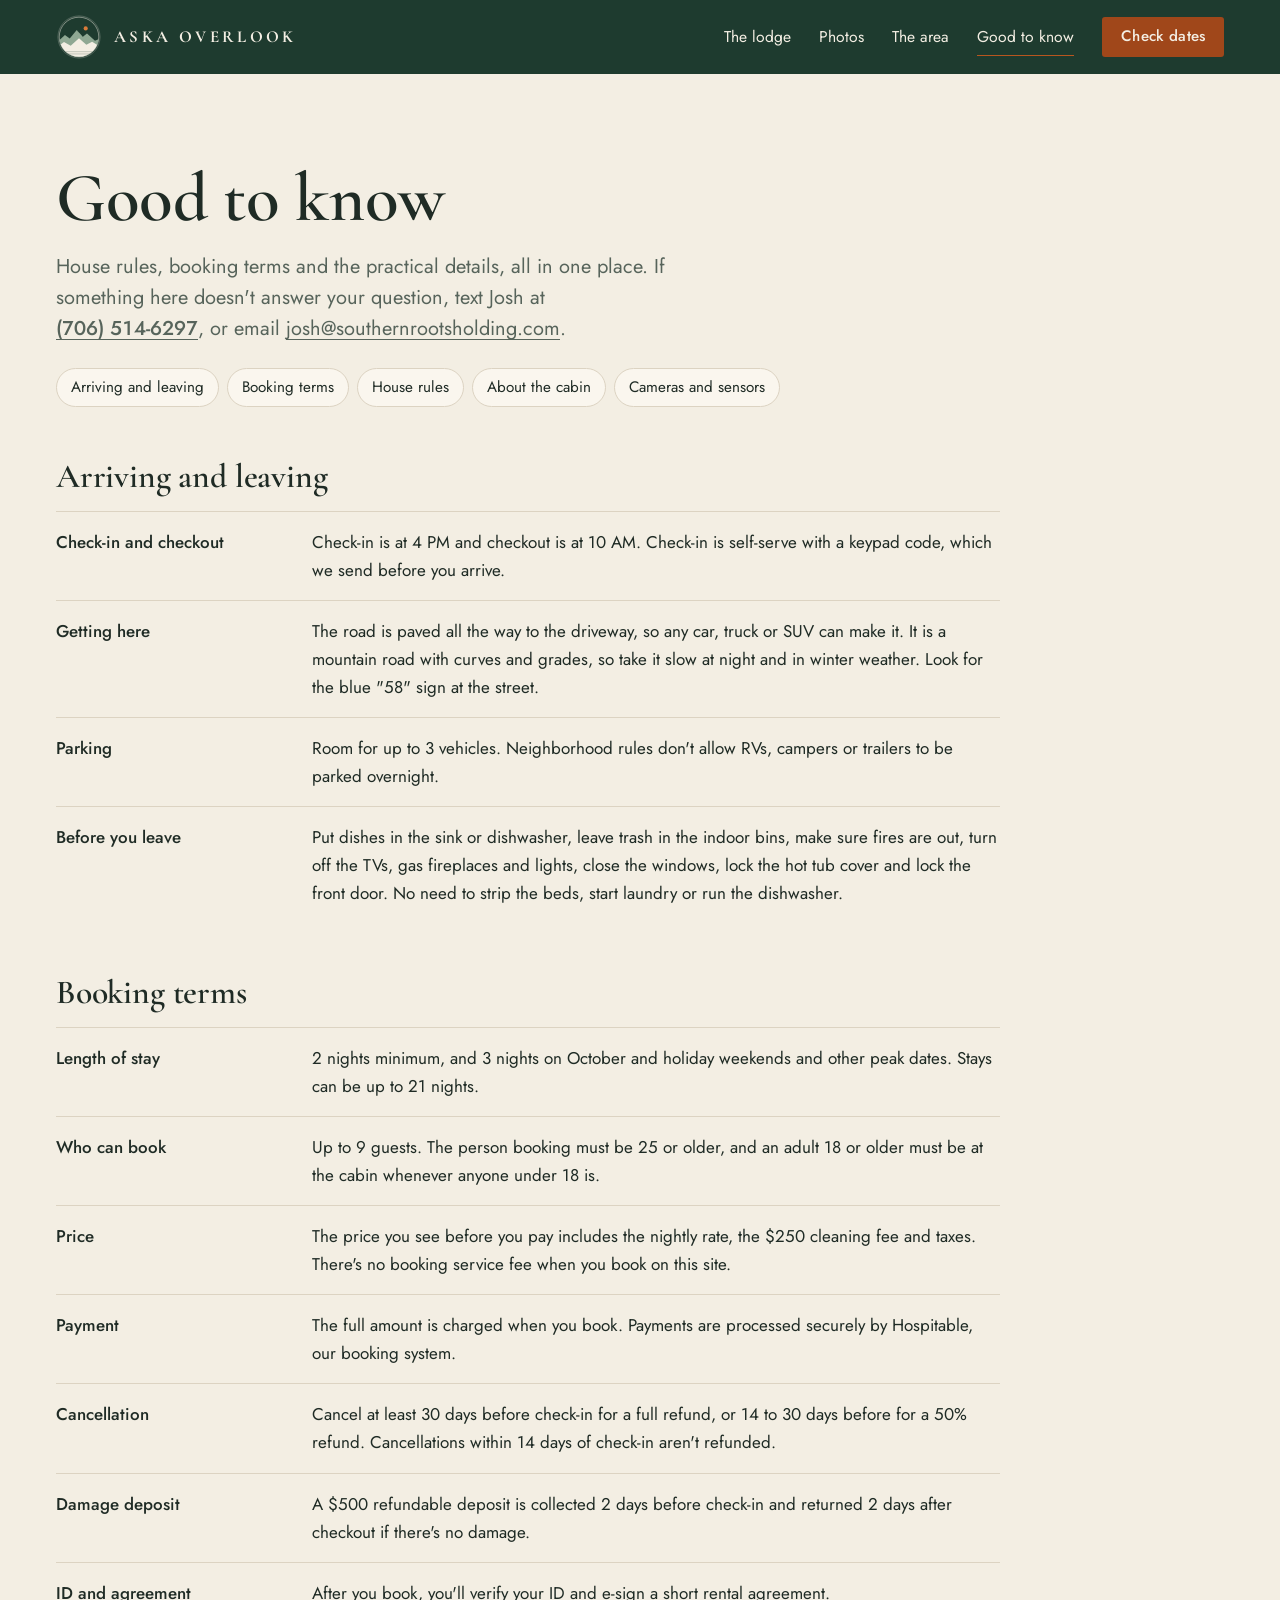
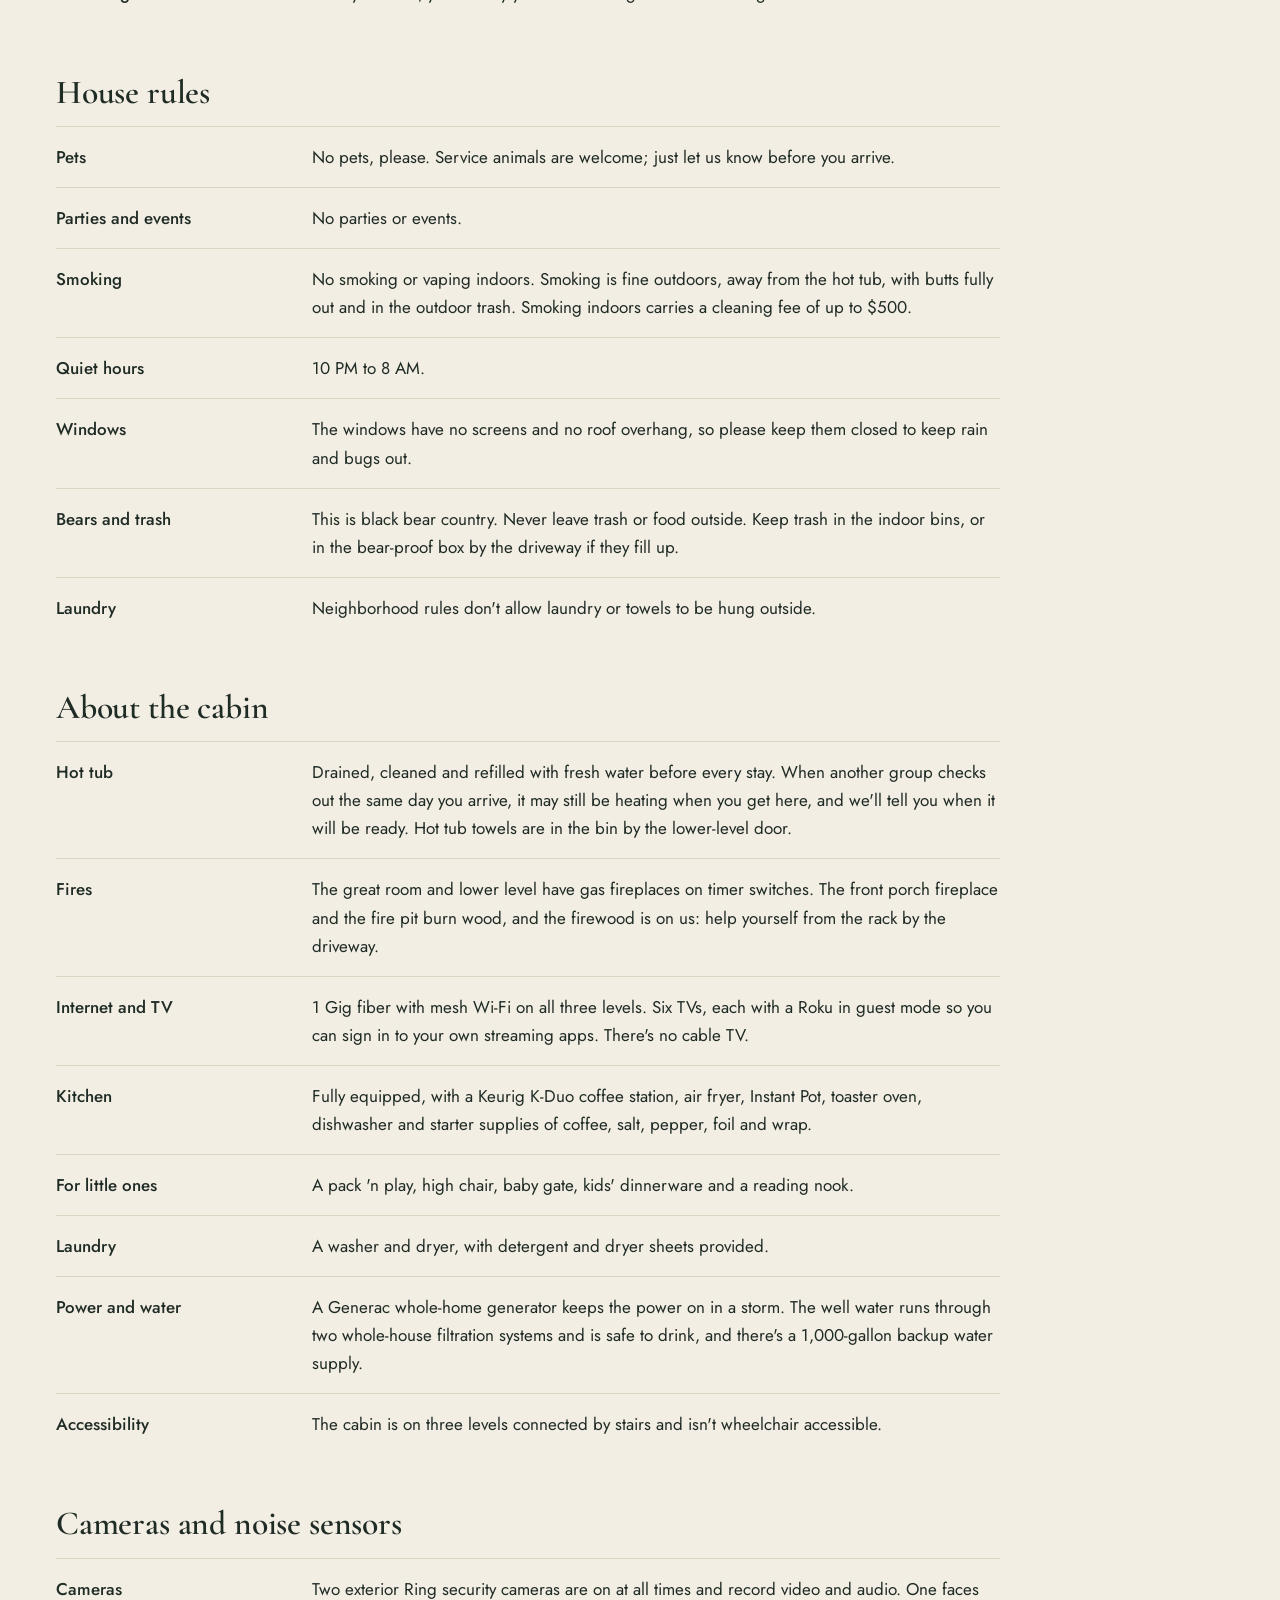
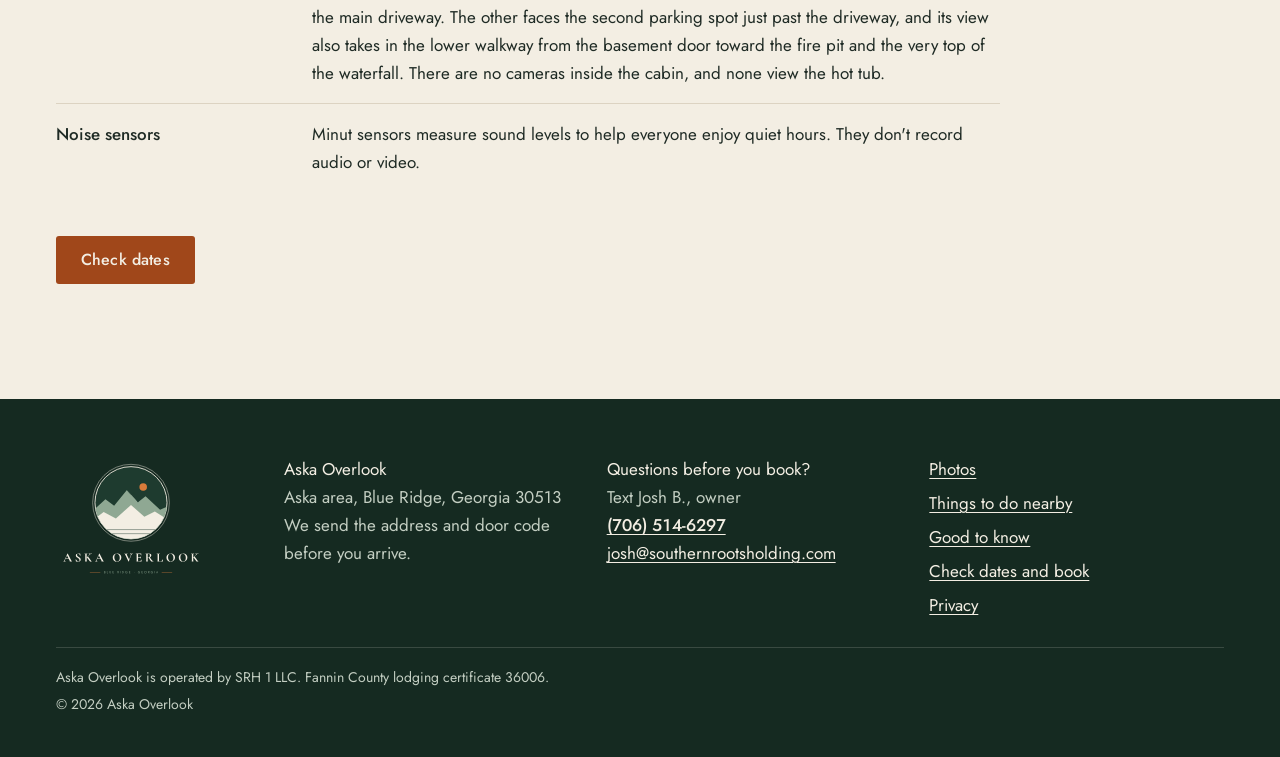
<file: good-to-know.html>
<!doctype html>
<html lang="en">
<head>
<meta charset="utf-8">
<meta name="viewport" content="width=device-width, initial-scale=1, viewport-fit=cover">
<title>Good to know | Aska Overlook</title>
<meta name="description" content="Check-in times, booking terms, cancellation policy, house rules and cabin details for Aska Overlook in Blue Ridge, GA.">
<link rel="canonical" href="https://askaoverlook.com/good-to-know.html">
<meta property="og:type" content="website">
<meta property="og:site_name" content="Aska Overlook">
<meta property="og:title" content="Good to know | Aska Overlook">
<meta property="og:description" content="Check-in times, booking terms, cancellation policy, house rules and cabin details for Aska Overlook in Blue Ridge, GA.">
<meta property="og:url" content="https://askaoverlook.com/good-to-know.html">
<meta property="og:image" content="https://askaoverlook.com/og-image.jpg">
<meta name="twitter:card" content="summary_large_image">
<meta name="theme-color" content="#1E3B2F">
<link rel="icon" type="image/png" sizes="32x32" href="favicon-32.png">
<link rel="icon" type="image/png" sizes="192x192" href="favicon-192.png">
<link rel="apple-touch-icon" href="apple-touch-icon.png">
<link rel="preconnect" href="https://fonts.googleapis.com">
<link rel="preconnect" href="https://fonts.gstatic.com" crossorigin>
<link rel="stylesheet" href="https://fonts.googleapis.com/css2?family=Cormorant+Garamond:wght@500;600;700&family=Jost:wght@400;500&display=swap">
<link rel="stylesheet" href="assets/site.css">
</head>
<body class="has-bar">
<a class="skip" href="#main">Skip to content</a>
<header class="site-header">
  <div class="wrap header-row">
    <a class="brand" href="./" aria-label="Aska Overlook home">
      <img src="brand/badge-cream.svg" alt="" width="46" height="46">
      <span class="brand-word">Aska Overlook</span>
    </a>
    <nav class="nav" aria-label="Main"><a href="./#lodge">The lodge</a><a href="photos.html">Photos</a><a href="area.html">The area</a><a href="good-to-know.html" aria-current="page">Good to know</a><a class="btn btn-ember btn-small" href="book.html">Check dates</a></nav>
    <details class="menu">
      <summary>Menu</summary>
      <div class="menu-panel"><a href="./#lodge">The lodge</a><a href="photos.html">Photos</a><a href="area.html">The area</a><a href="good-to-know.html">Good to know</a><a class="btn btn-ember" href="book.html">Check dates</a></div>
    </details>
  </div>
</header>
<main id="main">
<div class="wrap">
  <div class="page-head">
    <h1>Good to know</h1>
    <p class="lede">House rules, booking terms and the practical details, all in one place. If something here doesn't answer your question, text Josh at <a class="phone" href="tel:+17065146297">(706) 514-6297</a>, or email <a href="mailto:josh@southernrootsholding.com">josh@southernrootsholding.com</a>.</p>
    <nav class="jump" aria-label="Sections">
      <a href="#arriving">Arriving and leaving</a><a href="#booking">Booking terms</a><a href="#rules">House rules</a><a href="#cabin">About the cabin</a><a href="#privacy-safety">Cameras and sensors</a>
    </nav>
  </div>
  <section class="info" id="arriving" aria-labelledby="arriving-t"><h2 id="arriving-t">Arriving and leaving</h2><dl><dt>Check-in and checkout</dt><dd>Check-in is at 4 PM and checkout is at 10 AM. Check-in is self-serve with a keypad code, which we send before you arrive.</dd><dt>Getting here</dt><dd>The road is paved all the way to the driveway, so any car, truck or SUV can make it. It is a mountain road with curves and grades, so take it slow at night and in winter weather. Look for the blue "58" sign at the street.</dd><dt>Parking</dt><dd>Room for up to 3 vehicles. Neighborhood rules don't allow RVs, campers or trailers to be parked overnight.</dd><dt>Before you leave</dt><dd>Put dishes in the sink or dishwasher, leave trash in the indoor bins, make sure fires are out, turn off the TVs, gas fireplaces and lights, close the windows, lock the hot tub cover and lock the front door. No need to strip the beds, start laundry or run the dishwasher.</dd></dl></section>
  <section class="info" id="booking" aria-labelledby="booking-t"><h2 id="booking-t">Booking terms</h2><dl><dt>Length of stay</dt><dd>2 nights minimum, and 3 nights on October and holiday weekends and other peak dates. Stays can be up to 21 nights.</dd><dt>Who can book</dt><dd>Up to 9 guests. The person booking must be 25 or older, and an adult 18 or older must be at the cabin whenever anyone under 18 is.</dd><dt>Price</dt><dd>The price you see before you pay includes the nightly rate, the $250 cleaning fee and taxes. There's no booking service fee when you book on this site.</dd><dt>Payment</dt><dd>The full amount is charged when you book. Payments are processed securely by Hospitable, our booking system.</dd><dt>Cancellation</dt><dd>Cancel at least 30 days before check-in for a full refund, or 14 to 30 days before for a 50% refund. Cancellations within 14 days of check-in aren't refunded.</dd><dt>Damage deposit</dt><dd>A $500 refundable deposit is collected 2 days before check-in and returned 2 days after checkout if there's no damage.</dd><dt>ID and agreement</dt><dd>After you book, you'll verify your ID and e-sign a short rental agreement.</dd></dl></section>
  <section class="info" id="rules" aria-labelledby="rules-t"><h2 id="rules-t">House rules</h2><dl><dt>Pets</dt><dd>No pets, please. Service animals are welcome; just let us know before you arrive.</dd><dt>Parties and events</dt><dd>No parties or events.</dd><dt>Smoking</dt><dd>No smoking or vaping indoors. Smoking is fine outdoors, away from the hot tub, with butts fully out and in the outdoor trash. Smoking indoors carries a cleaning fee of up to $500.</dd><dt>Quiet hours</dt><dd>10 PM to 8 AM.</dd><dt>Windows</dt><dd>The windows have no screens and no roof overhang, so please keep them closed to keep rain and bugs out.</dd><dt>Bears and trash</dt><dd>This is black bear country. Never leave trash or food outside. Keep trash in the indoor bins, or in the bear-proof box by the driveway if they fill up.</dd><dt>Laundry</dt><dd>Neighborhood rules don't allow laundry or towels to be hung outside.</dd></dl></section>
  <section class="info" id="cabin" aria-labelledby="cabin-t"><h2 id="cabin-t">About the cabin</h2><dl><dt>Hot tub</dt><dd>Drained, cleaned and refilled with fresh water before every stay. When another group checks out the same day you arrive, it may still be heating when you get here, and we'll tell you when it will be ready. Hot tub towels are in the bin by the lower-level door.</dd><dt>Fires</dt><dd>The great room and lower level have gas fireplaces on timer switches. The front porch fireplace and the fire pit burn wood, and the firewood is on us: help yourself from the rack by the driveway.</dd><dt>Internet and TV</dt><dd>1 Gig fiber with mesh Wi-Fi on all three levels. Six TVs, each with a Roku in guest mode so you can sign in to your own streaming apps. There's no cable TV.</dd><dt>Kitchen</dt><dd>Fully equipped, with a Keurig K-Duo coffee station, air fryer, Instant Pot, toaster oven, dishwasher and starter supplies of coffee, salt, pepper, foil and wrap.</dd><dt>For little ones</dt><dd>A pack 'n play, high chair, baby gate, kids' dinnerware and a reading nook.</dd><dt>Laundry</dt><dd>A washer and dryer, with detergent and dryer sheets provided.</dd><dt>Power and water</dt><dd>A Generac whole-home generator keeps the power on in a storm. The well water runs through two whole-house filtration systems and is safe to drink, and there's a 1,000-gallon backup water supply.</dd><dt>Accessibility</dt><dd>The cabin is on three levels connected by stairs and isn't wheelchair accessible.</dd></dl></section>
  <section class="info" id="privacy-safety" aria-labelledby="privacy-safety-t"><h2 id="privacy-safety-t">Cameras and noise sensors</h2><dl><dt>Cameras</dt><dd>Two exterior Ring security cameras are on at all times and record video and audio. One faces the main driveway. The other faces the second parking spot just past the driveway, and its view also takes in the lower walkway from the basement door toward the fire pit and the very top of the waterfall. There are no cameras inside the cabin, and none view the hot tub.</dd><dt>Noise sensors</dt><dd>Minut sensors measure sound levels to help everyone enjoy quiet hours. They don't record audio or video.</dd></dl></section>
  <div style="padding-bottom: var(--section)"><a class="btn btn-ember" href="book.html">Check dates</a></div>
</div>
</main>
<footer class="site-footer">
  <div class="wrap">
    <div class="foot-grid">
      <img class="foot-logo" src="brand/logo-cream.svg" alt="Aska Overlook, Blue Ridge, Georgia" width="150" height="127">
      <div>
        <p>Aska Overlook</p>
        <p class="muted">Aska area, Blue Ridge, Georgia 30513</p>
        <p class="muted">We send the address and door code before you arrive.</p>
      </div>
      <div>
        <p>Questions before you book?</p>
        <p class="muted">Text Josh B., owner</p>
        <p><a class="phone" href="tel:+17065146297">(706) 514-6297</a></p>
        <p><a href="mailto:josh@southernrootsholding.com">josh@southernrootsholding.com</a></p>
      </div>
      <nav class="foot-links" aria-label="Footer">
        <a href="photos.html">Photos</a>
        <a href="area.html">Things to do nearby</a>
        <a href="good-to-know.html">Good to know</a>
        <a href="book.html">Check dates and book</a>
        <a href="privacy.html">Privacy</a>
      </nav>
    </div>
    <div class="foot-small">
      <p>Aska Overlook is operated by SRH 1 LLC. Fannin County lodging certificate 36006.</p>
      <p>© 2026 Aska Overlook</p>
    </div>
  </div>
</footer>
<div class="mobile-bar">
  <span>No booking fee here</span>
  <a class="btn btn-ember btn-small" href="book.html">Check dates</a>
</div>
<script src="assets/site.js" defer></script>
</body>
</html>
</file>
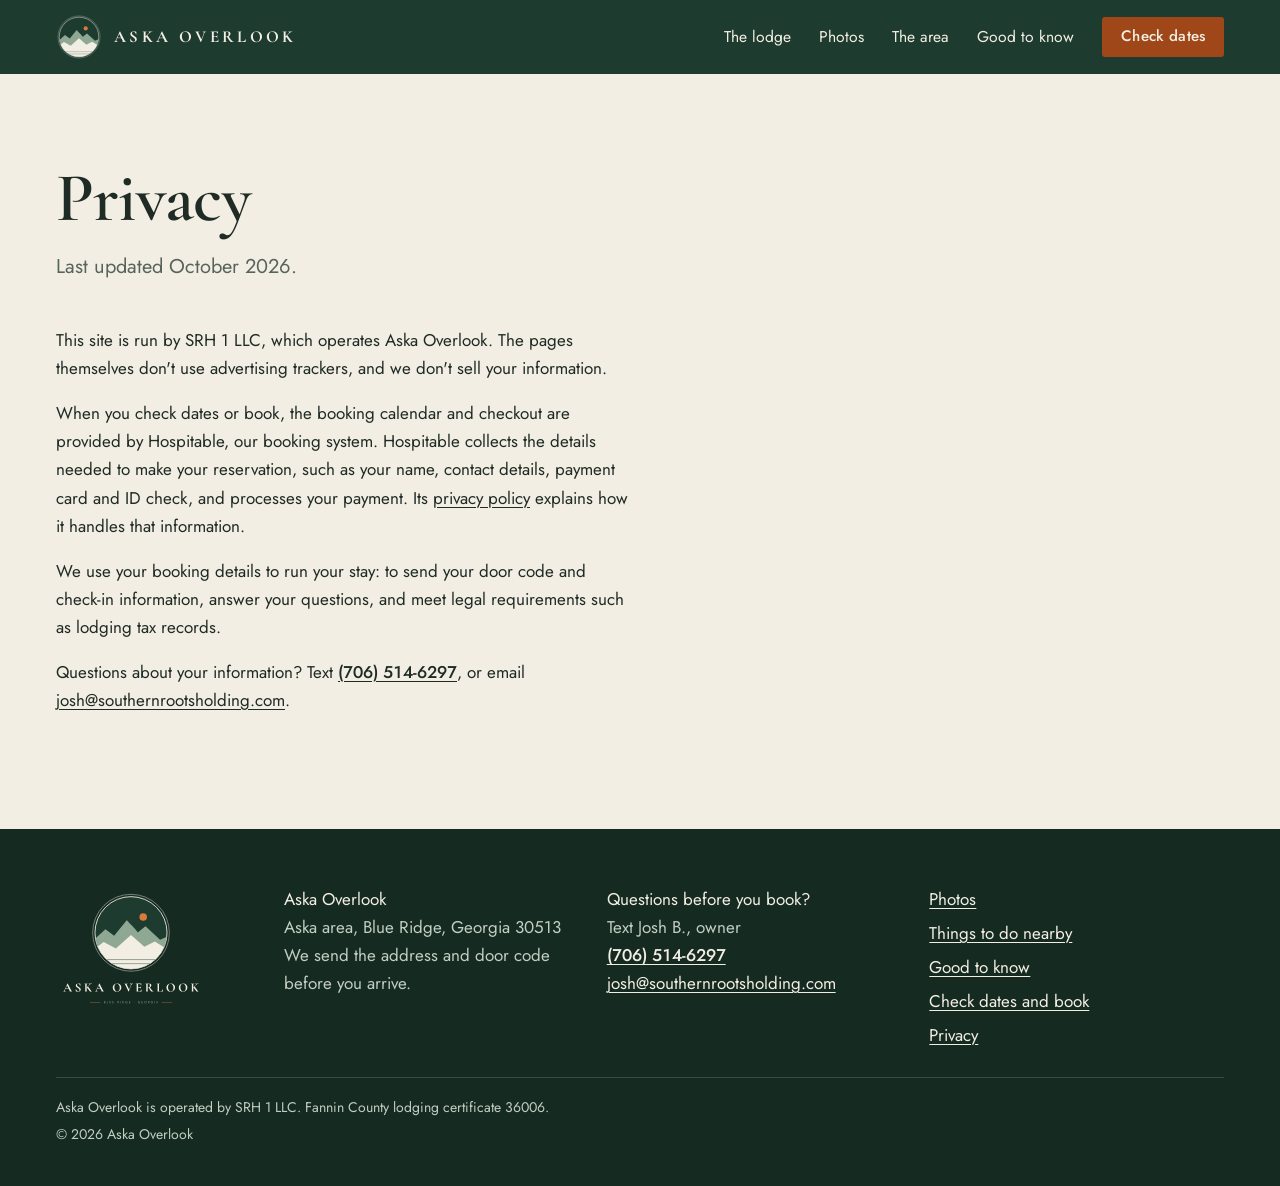
<file: privacy.html>
<!doctype html>
<html lang="en">
<head>
<meta charset="utf-8">
<meta name="viewport" content="width=device-width, initial-scale=1, viewport-fit=cover">
<title>Privacy | Aska Overlook</title>
<meta name="description" content="How Aska Overlook and our booking system handle your information.">
<link rel="canonical" href="https://askaoverlook.com/privacy.html">
<meta property="og:type" content="website">
<meta property="og:site_name" content="Aska Overlook">
<meta property="og:title" content="Privacy | Aska Overlook">
<meta property="og:description" content="How Aska Overlook and our booking system handle your information.">
<meta property="og:url" content="https://askaoverlook.com/privacy.html">
<meta property="og:image" content="https://askaoverlook.com/og-image.jpg">
<meta name="twitter:card" content="summary_large_image">
<meta name="theme-color" content="#1E3B2F">
<link rel="icon" type="image/png" sizes="32x32" href="favicon-32.png">
<link rel="icon" type="image/png" sizes="192x192" href="favicon-192.png">
<link rel="apple-touch-icon" href="apple-touch-icon.png">
<link rel="preconnect" href="https://fonts.googleapis.com">
<link rel="preconnect" href="https://fonts.gstatic.com" crossorigin>
<link rel="stylesheet" href="https://fonts.googleapis.com/css2?family=Cormorant+Garamond:wght@500;600;700&family=Jost:wght@400;500&display=swap">
<link rel="stylesheet" href="assets/site.css">
</head>
<body class="has-bar">
<a class="skip" href="#main">Skip to content</a>
<header class="site-header">
  <div class="wrap header-row">
    <a class="brand" href="./" aria-label="Aska Overlook home">
      <img src="brand/badge-cream.svg" alt="" width="46" height="46">
      <span class="brand-word">Aska Overlook</span>
    </a>
    <nav class="nav" aria-label="Main"><a href="./#lodge">The lodge</a><a href="photos.html">Photos</a><a href="area.html">The area</a><a href="good-to-know.html">Good to know</a><a class="btn btn-ember btn-small" href="book.html">Check dates</a></nav>
    <details class="menu">
      <summary>Menu</summary>
      <div class="menu-panel"><a href="./#lodge">The lodge</a><a href="photos.html">Photos</a><a href="area.html">The area</a><a href="good-to-know.html">Good to know</a><a class="btn btn-ember" href="book.html">Check dates</a></div>
    </details>
  </div>
</header>
<main id="main">
<div class="wrap">
  <div class="page-head">
    <h1>Privacy</h1>
    <p class="lede">Last updated October 2026.</p>
  </div>
  <div class="prose" style="padding-bottom: var(--section)">
    <p>This site is run by SRH 1 LLC, which operates Aska Overlook. The pages themselves don't use advertising trackers, and we don't sell your information.</p>
    <p>When you check dates or book, the booking calendar and checkout are provided by Hospitable, our booking system. Hospitable collects the details needed to make your reservation, such as your name, contact details, payment card and ID check, and processes your payment. Its <a href="https://hospitable.com/legal/privacy-policy" target="_blank" rel="noopener">privacy policy</a> explains how it handles that information.</p>
    <p>We use your booking details to run your stay: to send your door code and check-in information, answer your questions, and meet legal requirements such as lodging tax records.</p>
    <p>Questions about your information? Text <a class="phone" href="tel:+17065146297">(706) 514-6297</a>, or email <a href="mailto:josh@southernrootsholding.com">josh@southernrootsholding.com</a>.</p>
  </div>
</div>
</main>
<footer class="site-footer">
  <div class="wrap">
    <div class="foot-grid">
      <img class="foot-logo" src="brand/logo-cream.svg" alt="Aska Overlook, Blue Ridge, Georgia" width="150" height="127">
      <div>
        <p>Aska Overlook</p>
        <p class="muted">Aska area, Blue Ridge, Georgia 30513</p>
        <p class="muted">We send the address and door code before you arrive.</p>
      </div>
      <div>
        <p>Questions before you book?</p>
        <p class="muted">Text Josh B., owner</p>
        <p><a class="phone" href="tel:+17065146297">(706) 514-6297</a></p>
        <p><a href="mailto:josh@southernrootsholding.com">josh@southernrootsholding.com</a></p>
      </div>
      <nav class="foot-links" aria-label="Footer">
        <a href="photos.html">Photos</a>
        <a href="area.html">Things to do nearby</a>
        <a href="good-to-know.html">Good to know</a>
        <a href="book.html">Check dates and book</a>
        <a href="privacy.html">Privacy</a>
      </nav>
    </div>
    <div class="foot-small">
      <p>Aska Overlook is operated by SRH 1 LLC. Fannin County lodging certificate 36006.</p>
      <p>© 2026 Aska Overlook</p>
    </div>
  </div>
</footer>
<div class="mobile-bar">
  <span>No booking fee here</span>
  <a class="btn btn-ember btn-small" href="book.html">Check dates</a>
</div>
<script src="assets/site.js" defer></script>
</body>
</html>
</file>
<file: assets/site.css>
/* Aska Overlook — askaoverlook.com
   Layout concept: photo-led and left-aligned on a 1200px frame; the "three levels" section steps right like terraces down the hillside.
   Palette and type follow the Aska Overlook brand standard (forest, cream, sage, burnt orange; Cormorant Garamond + Jost). */
:root {
  --forest: #1E3B2F;
  --forest-deep: #152A21;
  --cream: #F3EEE3;
  --paper: #FAF6EE;
  --sage: #7D9580;
  --sage-soft: #CDD6CA;
  --ember: #B8561F;
  --ember-ink: #A0471A;
  --ink: #1F2B25;
  --muted: #57645B;
  --line: #DCD3C2;
  --on-forest: #F3EEE3;
  --on-forest-muted: #C3CEC2;
  --shade: rgba(16, 32, 25, 0.62);

  --display: "Cormorant Garamond", Georgia, "Times New Roman", serif;
  --body: "Jost", "Avenir Next", "Helvetica Neue", Arial, sans-serif;

  --t-small: 0.875rem;
  --t-body: 1.0625rem;
  --t-lede: 1.25rem;
  --t-h3: 1.65rem;
  --t-h2: clamp(2.1rem, 3.6vw, 3rem);
  --t-h1: clamp(2.6rem, 5.4vw, 4.75rem);

  --wrap: 1200px;
  --gap: clamp(20px, 3vw, 40px);
  --section: clamp(64px, 9vw, 120px);
  color-scheme: light;
}

*, *::before, *::after { box-sizing: border-box; }
[hidden] { display: none !important; }
html { -webkit-text-size-adjust: 100%; scroll-behavior: smooth; }
@media (prefers-reduced-motion: reduce) { html { scroll-behavior: auto; } }
body {
  margin: 0;
  background: var(--cream);
  color: var(--ink);
  font-family: var(--body);
  font-size: var(--t-body);
  font-weight: 400;
  line-height: 1.65;
  -webkit-font-smoothing: antialiased;
}
img { max-width: 100%; height: auto; display: block; }
a { color: inherit; text-decoration-thickness: 1px; text-underline-offset: 0.18em; }
a:hover { text-decoration-color: var(--ember); }
:focus-visible { outline: 2px solid var(--ember); outline-offset: 3px; border-radius: 2px; }
h1, h2, h3 {
  font-family: var(--display);
  font-weight: 600;
  line-height: 1.06;
  letter-spacing: -0.005em;
  margin: 0;
  text-wrap: balance;
}
h1 { font-size: var(--t-h1); }
h2 { font-size: var(--t-h2); }
h3 { font-size: var(--t-h3); line-height: 1.15; }
p { margin: 0; }
.prose { max-width: 36rem; display: grid; gap: 1em; }
.lede { font-size: var(--t-lede); line-height: 1.55; }
.muted { color: var(--muted); }
.skip { position: absolute; left: -9999px; }
.skip:focus { left: 16px; top: 16px; z-index: 50; background: var(--paper); padding: 8px 14px; }

.wrap {
  max-width: calc(var(--wrap) + 2 * 16px);
  margin: 0 auto;
  padding-left: max(16px, env(safe-area-inset-left, 0px));
  padding-right: max(16px, env(safe-area-inset-right, 0px));
}
@media (min-width: 700px) {
  .wrap { padding-left: max(32px, env(safe-area-inset-left, 0px)); padding-right: max(32px, env(safe-area-inset-right, 0px)); }
}
.section { padding-block: var(--section); }
.band-forest { background: var(--forest); color: var(--on-forest); }
.band-forest .muted { color: var(--on-forest-muted); }
.band-paper { background: var(--paper); }

/* Buttons */
.btn {
  display: inline-flex; align-items: center; justify-content: center;
  min-height: 48px; padding: 0 24px;
  font-family: var(--body); font-weight: 500; font-size: 1rem; letter-spacing: 0.01em;
  text-decoration: none; border-radius: 3px; border: 1px solid transparent;
  cursor: pointer; transition: background-color .15s ease, color .15s ease, border-color .15s ease;
}
.btn-ember { background: var(--ember-ink); color: var(--cream); }
.btn-ember:hover { background: var(--ember); text-decoration: none; }
.btn-line { border-color: currentColor; color: inherit; background: transparent; }
.btn-line:hover { background: rgba(243, 238, 227, 0.12); text-decoration: none; }
.btn-small { min-height: 40px; padding: 0 18px; font-size: 0.95rem; }
.text-link { font-weight: 500; text-decoration: underline; }

/* Header */
.site-header { background: var(--forest); color: var(--on-forest); position: relative; z-index: 20; }
.site-header.overlay { background: transparent; position: absolute; inset: 0 0 auto; }
.header-row { display: flex; align-items: center; justify-content: space-between; gap: 16px; padding-block: 14px; }
.brand { display: inline-flex; align-items: center; gap: 12px; text-decoration: none; color: var(--on-forest); }
.brand img { width: 46px; height: 46px; }
.brand-word { font-family: var(--display); font-weight: 700; font-size: 1.05rem; letter-spacing: 0.2em; text-transform: uppercase; white-space: nowrap; }
@media (max-width: 420px) { .brand { gap: 10px; } .brand img { width: 38px; height: 38px; } .brand-word { font-size: 0.92rem; letter-spacing: 0.16em; } }
.nav { display: none; align-items: center; gap: 28px; font-size: 0.98rem; }
.nav a:not(.btn) { text-decoration: none; color: var(--on-forest); padding-block: 6px; border-bottom: 1px solid transparent; }
.nav a:not(.btn):hover, .nav a[aria-current="page"] { border-bottom-color: var(--ember); }
.menu { position: relative; }
.menu summary {
  list-style: none; cursor: pointer; min-height: 44px; display: inline-flex; align-items: center; gap: 8px;
  padding: 0 14px; border: 1px solid rgba(243, 238, 227, 0.5); border-radius: 3px; font-weight: 500;
}
.menu summary::-webkit-details-marker { display: none; }
.menu-panel {
  position: absolute; right: 0; top: calc(100% + 8px); min-width: 230px;
  background: var(--paper); color: var(--ink); border-radius: 4px; padding: 10px;
  box-shadow: 0 14px 40px rgba(16, 32, 25, 0.28); display: grid;
}
.menu-panel a { padding: 10px 12px; text-decoration: none; border-radius: 3px; }
.menu-panel a:hover { background: var(--cream); }
.menu-panel .btn { margin-top: 6px; }
@media (min-width: 980px) { .nav { display: flex; } .menu { display: none; } }

/* Hero */
.hero { position: relative; color: var(--on-forest); background: var(--forest-deep); overflow: hidden; }
.hero-media { position: absolute; inset: 0; }
.hero-media img { width: 100%; height: 100%; object-fit: cover; object-position: 50% 42%; }
.hero-media::after {
  content: ""; position: absolute; inset: 0;
  background:
    linear-gradient(180deg, rgba(16,32,25,0.55) 0%, rgba(16,32,25,0) 22%),
    linear-gradient(0deg, rgba(16,32,25,0.86) 0%, rgba(16,32,25,0.5) 45%, rgba(16,32,25,0.1) 75%);
}
@media (min-width: 980px) {
  .hero-media::after {
    background:
      linear-gradient(180deg, rgba(16,32,25,0.55) 0%, rgba(16,32,25,0) 22%),
      linear-gradient(90deg, rgba(16,32,25,0.7) 0%, rgba(16,32,25,0.25) 50%, rgba(16,32,25,0) 70%),
      linear-gradient(0deg, rgba(16,32,25,0.8) 0%, rgba(16,32,25,0.2) 45%, rgba(16,32,25,0) 70%);
  }
}
.hero-inner {
  position: relative; display: grid; gap: 28px; align-items: end;
  padding-top: clamp(130px, 22vh, 220px); padding-bottom: 32px;
}
.hero-copy { display: grid; gap: 18px; max-width: 40rem; }
.hero-copy h1 { color: var(--cream); }
.hero-copy .lede { color: var(--cream); max-width: 34rem; }
.hero-actions { display: flex; flex-wrap: wrap; gap: 12px; margin-top: 6px; }
@media (min-width: 980px) {
  .hero-inner { grid-template-columns: minmax(0, 1fr) 360px; min-height: min(88vh, 840px); padding-bottom: 56px; }
}

/* Booking card (the one floating object on the page) */
.book-card {
  background: var(--paper); color: var(--ink); border-radius: 4px;
  padding: 22px 22px 18px; box-shadow: 0 18px 50px rgba(10, 22, 17, 0.35);
  display: grid; gap: 12px; width: 100%; max-width: 420px;
}
.book-card h2 { font-size: 1.85rem; }
.book-card .note { font-size: var(--t-small); color: var(--muted); line-height: 1.5; }
.widget-slot { min-height: 120px; display: grid; }
.widget-slot iframe { max-width: 100%; }
.widget-status { font-size: var(--t-small); color: var(--muted); align-self: center; }
.widget-fallback { display: grid; gap: 12px; align-content: start; }
.widget-fallback p { font-size: var(--t-small); color: var(--muted); }
.book-card .foot { font-size: var(--t-small); color: var(--muted); border-top: 1px solid var(--line); padding-top: 12px; }
.book-card .foot a { color: var(--ink); }

/* Facts band */
.facts { padding-block: clamp(40px, 6vw, 72px); }
.facts p {
  font-family: var(--display); font-weight: 500; font-size: clamp(1.45rem, 2.6vw, 2.05rem);
  line-height: 1.32; max-width: 46rem; color: var(--cream);
}

/* Two-column story blocks */
.split { display: grid; gap: var(--gap); align-items: center; }
.split figure { margin: 0; }
.split figcaption, .mosaic figcaption { font-size: var(--t-small); color: var(--muted); margin-top: 10px; line-height: 1.5; }
.band-forest figcaption { color: var(--on-forest-muted); }
.split .prose h2 { margin-bottom: 0.15em; }
@media (min-width: 900px) {
  .split { grid-template-columns: minmax(0, 5fr) minmax(0, 7fr); }
  .split.flip { grid-template-columns: minmax(0, 7fr) minmax(0, 5fr); }
  .split.flip > figure { order: -1; }
}
.photo { border-radius: 3px; width: 100%; aspect-ratio: 3 / 2; object-fit: cover; }

/* Three levels — the terrace stack */
.levels-head { display: grid; gap: 14px; max-width: 40rem; margin-bottom: clamp(32px, 5vw, 56px); }
.levels { list-style: none; margin: 0; padding: 0; display: grid; gap: 0; }
.level {
  display: grid; gap: 18px 28px; padding: 26px 0 30px 22px;
  border-top: 2px solid var(--sage); border-left: 2px solid var(--sage);
}
.level:last-child { border-bottom: 2px solid var(--sage); }
.level-name { display: grid; gap: 4px; align-content: start; }
.level-name h3 { font-size: 1.9rem; }
.sleeps { font-family: var(--body); font-size: 0.95rem; font-weight: 500; color: var(--ember-ink); font-variant-numeric: tabular-nums; }
.level-body { display: grid; gap: 0.8em; max-width: 34rem; }
.level img { border-radius: 3px; width: 100%; aspect-ratio: 3 / 2; object-fit: cover; }
.levels-total { margin-top: 22px; font-family: var(--display); font-size: 1.5rem; font-weight: 600; }
@media (min-width: 900px) {
  .level { grid-template-columns: 200px minmax(0, 1fr) 300px; align-items: start; padding: 30px 0 34px 30px; }
  .level:nth-child(2) { margin-left: 7%; }
  .level:nth-child(3) { margin-left: 14%; }
  .levels-total { margin-left: 14%; }
}

/* Outdoor mosaic */
.mosaic { display: grid; gap: 18px; margin-top: clamp(28px, 4vw, 48px); }
.mosaic figure { margin: 0; display: grid; align-content: start; }
.mosaic img { border-radius: 3px; width: 100%; height: 100%; object-fit: cover; aspect-ratio: 3 / 2; }
@media (min-width: 900px) {
  .mosaic { grid-template-columns: repeat(3, minmax(0, 1fr)); }
  .mosaic .big { grid-column: span 2; grid-row: span 2; }
  .mosaic .big img { aspect-ratio: auto; height: calc(100% - 3.4em); min-height: 420px; }
}
.also { margin-top: 28px; max-width: 46rem; }

/* Location list */
.ticks { list-style: none; padding: 0; margin: 4px 0 0; display: grid; gap: 10px; }
.ticks li { padding-left: 22px; position: relative; }
.ticks li::before { content: ""; position: absolute; left: 0; top: 0.72em; width: 10px; height: 2px; background: var(--ember); }

/* Photo strip on home */
.strip { display: grid; grid-template-columns: repeat(2, minmax(0, 1fr)); gap: 10px; margin-top: 28px; }
.strip img { border-radius: 3px; aspect-ratio: 4 / 3; object-fit: cover; width: 100%; }
@media (min-width: 800px) { .strip { grid-template-columns: repeat(6, minmax(0, 1fr)); } .strip img { aspect-ratio: 3 / 4; } }
.row-head { display: flex; flex-wrap: wrap; align-items: end; justify-content: space-between; gap: 12px 24px; }

/* Booking direct */
.direct { display: grid; gap: var(--gap); }
.direct .contact { font-size: var(--t-lede); }
.phone { font-weight: 500; white-space: nowrap; font-variant-numeric: tabular-nums; }
@media (min-width: 900px) { .direct { grid-template-columns: minmax(0, 7fr) minmax(0, 5fr); align-items: end; } }

/* Inner pages */
.page-head { padding-block: clamp(48px, 7vw, 88px) clamp(28px, 4vw, 44px); display: grid; gap: 16px; }
.page-head .lede { max-width: 40rem; color: var(--muted); }
.jump { display: flex; flex-wrap: wrap; gap: 8px; margin-top: 8px; }
.jump a { text-decoration: none; border: 1px solid var(--line); border-radius: 999px; padding: 6px 14px; font-size: 0.95rem; background: var(--paper); }
.jump a:hover { border-color: var(--ember); }

.gallery-group { padding-block: 12px 48px; scroll-margin-top: 20px; }
.gallery-group h2 { font-size: 2rem; margin-bottom: 16px; }
.gallery { display: grid; grid-template-columns: repeat(auto-fill, minmax(min(100%, 260px), 1fr)); gap: 10px; }
.gallery button { padding: 0; border: 0; background: none; cursor: zoom-in; border-radius: 3px; overflow: hidden; display: block; }
.gallery img { width: 100%; aspect-ratio: 3 / 2; object-fit: cover; transition: transform .25s ease; }
.gallery button:hover img { transform: scale(1.03); }
@media (prefers-reduced-motion: reduce) { .gallery img { transition: none; } .gallery button:hover img { transform: none; } }

.lightbox { border: 0; padding: 0; margin: auto; width: min(1200px, 100vw); max-width: 100vw; max-height: 100vh; background: transparent; color: var(--cream); }
.lightbox::backdrop { background: rgba(12, 22, 17, 0.92); }
.lightbox figure { margin: 0; display: grid; gap: 10px; padding: 12px max(16px, env(safe-area-inset-left, 0px)); }
.lightbox img { width: 100%; max-height: calc(100vh - 150px); object-fit: contain; }
.lightbox figcaption { display: flex; justify-content: space-between; gap: 16px; font-size: 0.95rem; color: var(--on-forest-muted); }
.lb-controls { display: flex; justify-content: center; gap: 10px; padding-bottom: max(12px, env(safe-area-inset-bottom, 0px)); }
.lb-controls button { min-height: 44px; padding: 0 18px; border-radius: 3px; border: 1px solid rgba(243, 238, 227, 0.45); background: transparent; color: var(--cream); font: 500 0.95rem var(--body); cursor: pointer; }
.lb-controls button:hover { background: rgba(243, 238, 227, 0.12); }

.area-group { padding-block: 8px 44px; display: grid; gap: 22px; }
.area-group > h2 { font-size: 2.1rem; }
.places { display: grid; gap: 26px 40px; }
@media (min-width: 800px) { .places { grid-template-columns: repeat(2, minmax(0, 1fr)); } }
.place { display: grid; gap: 6px; padding-top: 16px; border-top: 1px solid var(--line); }
.place h3 { font-size: 1.5rem; }

.info { display: grid; gap: 8px 48px; padding-block: 8px 44px; }
.info > h2 { font-size: 2.1rem; margin-bottom: 8px; }
.info dl { margin: 0; display: grid; gap: 0; }
.info dt { font-weight: 500; padding-top: 16px; border-top: 1px solid var(--line); }
.info dd { margin: 4px 0 16px; color: var(--ink); max-width: 44rem; }
@media (min-width: 860px) {
  .info dl { grid-template-columns: 240px minmax(0, 1fr); }
  .info dt, .info dd { padding-top: 16px; border-top: 1px solid var(--line); margin: 0; padding-bottom: 16px; }
  .info dd { padding-left: 16px; }
}

.book-layout { display: grid; gap: var(--gap); padding-bottom: var(--section); align-items: start; }
.book-layout .book-card { box-shadow: 0 10px 30px rgba(16, 32, 25, 0.14); }
@media (min-width: 900px) { .book-layout { grid-template-columns: 400px minmax(0, 1fr); } }
.terms { display: grid; gap: 16px; max-width: 40rem; }
.terms h2 { font-size: 2rem; }
.terms ul { margin: 0; padding-left: 1.1em; display: grid; gap: 10px; }

/* Footer */
.site-footer { background: var(--forest-deep); color: var(--on-forest); padding-block: 56px 40px; }
.foot-grid { display: grid; gap: 28px; }
.foot-logo { width: 150px; }
.site-footer a { color: var(--on-forest); }
.site-footer .muted { color: var(--on-forest-muted); }
.foot-links { display: grid; gap: 6px; }
.foot-small { font-size: var(--t-small); color: var(--on-forest-muted); margin-top: 28px; border-top: 1px solid rgba(243, 238, 227, 0.16); padding-top: 18px; display: grid; gap: 4px; }
@media (min-width: 800px) { .foot-grid { grid-template-columns: 200px repeat(3, minmax(0, 1fr)); } }

/* Mobile book bar */
.mobile-bar {
  position: fixed; left: 0; right: 0; bottom: 0; z-index: 30;
  background: var(--forest); color: var(--cream);
  padding: 10px max(16px, env(safe-area-inset-right, 0px)) max(10px, env(safe-area-inset-bottom, 0px)) max(16px, env(safe-area-inset-left, 0px));
  display: flex; align-items: center; justify-content: space-between; gap: 12px;
  box-shadow: 0 -6px 20px rgba(10, 22, 17, 0.25);
}
.mobile-bar span { font-size: 0.92rem; color: var(--on-forest-muted); line-height: 1.3; }
.mobile-bar .btn { white-space: nowrap; flex: none; }
.has-bar { padding-bottom: 72px; }
@media (min-width: 980px) { .mobile-bar { display: none; } .has-bar { padding-bottom: 0; } }
</file>
